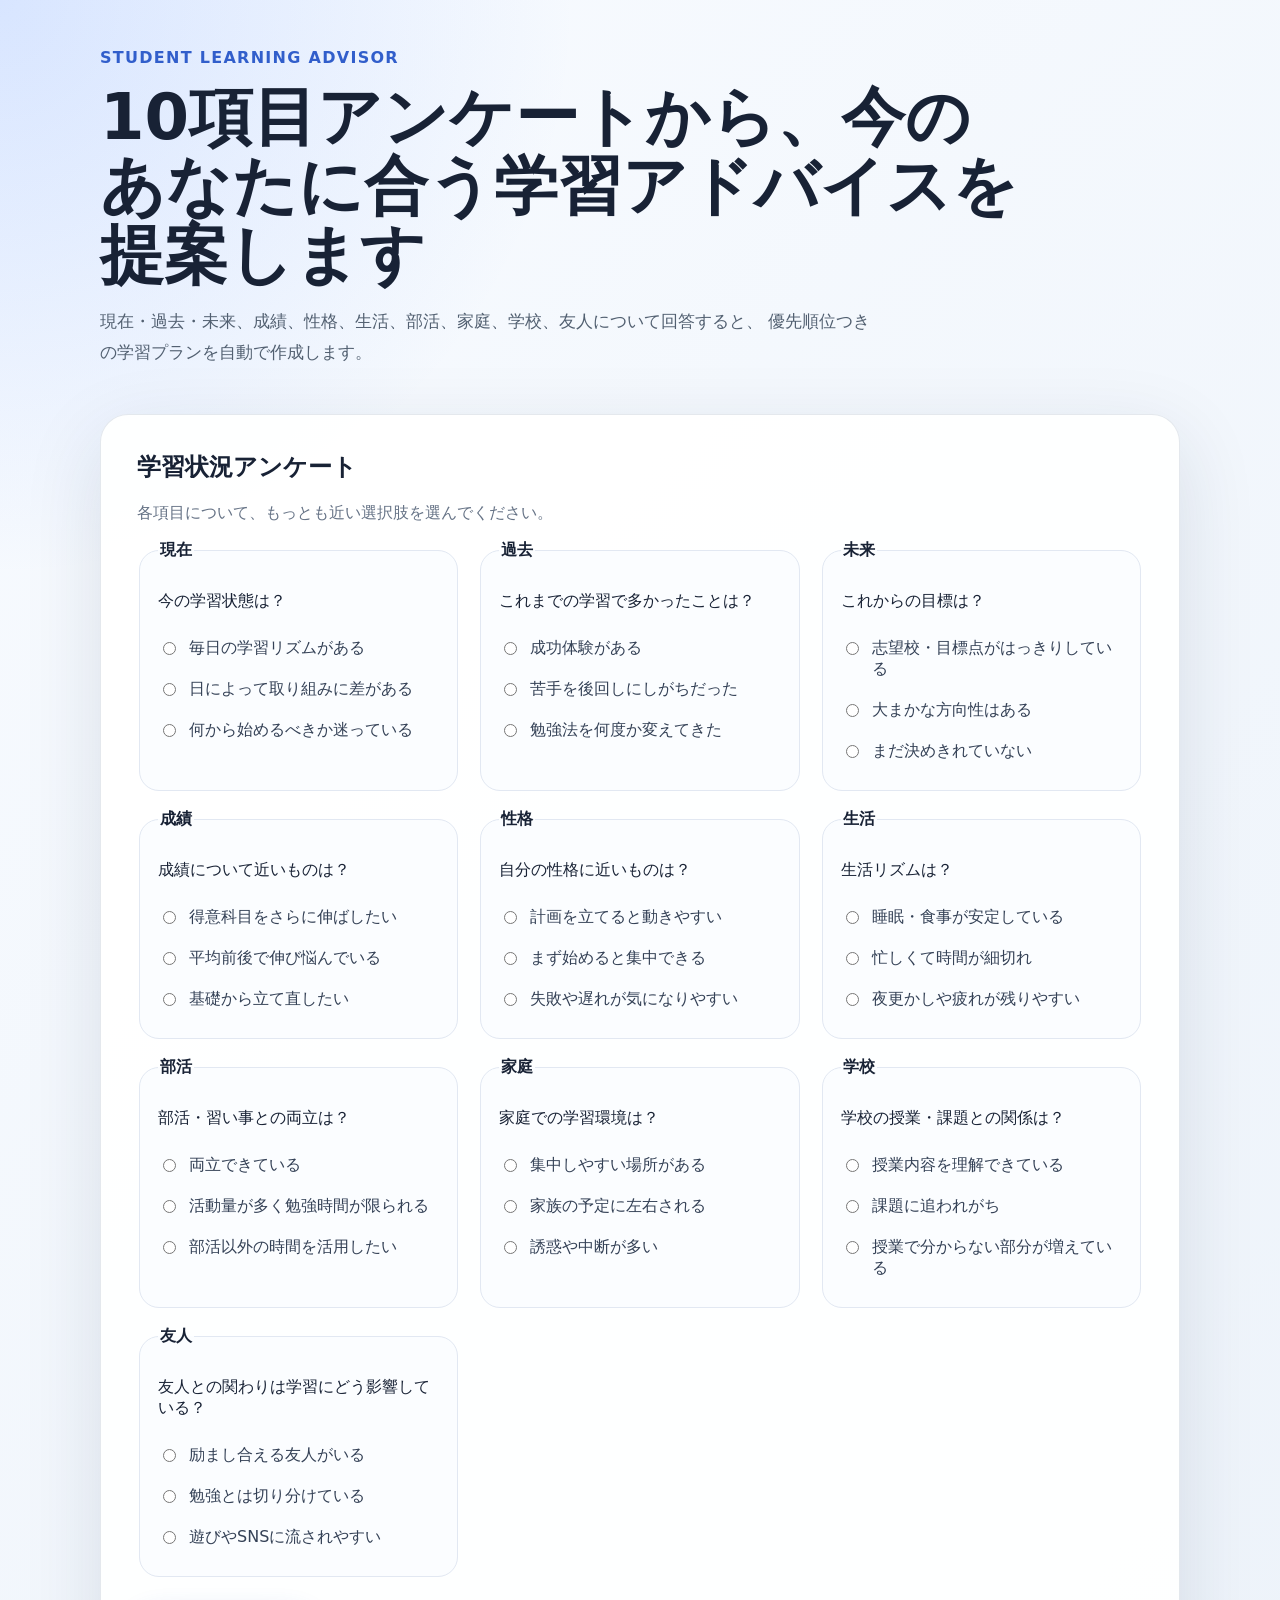
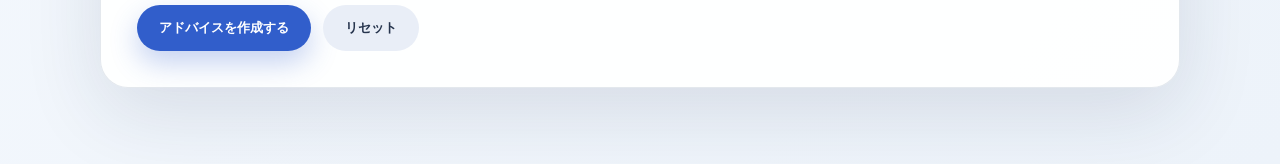
<file: index.html>
<!doctype html>
<html lang="ja">
  <head>
    <meta charset="UTF-8" />
    <meta name="viewport" content="width=device-width, initial-scale=1.0" />
    <title>学習アドバイス診断</title>
    <link rel="stylesheet" href="styles.css" />
  </head>
  <body>
    <main class="app-shell">
      <section class="hero">
        <p class="eyebrow">Student Learning Advisor</p>
        <h1>10項目アンケートから、今のあなたに合う学習アドバイスを提案します</h1>
        <p class="lead">
          現在・過去・未来、成績、性格、生活、部活、家庭、学校、友人について回答すると、
          優先順位つきの学習プランを自動で作成します。
        </p>
      </section>

      <form id="surveyForm" class="card" aria-describedby="formHelp">
        <div class="form-header">
          <h2>学習状況アンケート</h2>
          <p id="formHelp">各項目について、もっとも近い選択肢を選んでください。</p>
        </div>

        <div id="questionList" class="question-list"></div>

        <div class="actions">
          <button type="submit">アドバイスを作成する</button>
          <button type="button" class="secondary" id="resetButton">リセット</button>
        </div>
      </form>

      <section id="result" class="card result" aria-live="polite" hidden>
        <div class="result-header">
          <p class="eyebrow">Personal Advice</p>
          <h2>あなたへの学習アドバイス</h2>
          <p id="resultSummary"></p>
        </div>
        <div id="adviceList" class="advice-list"></div>
        <div class="plan-box">
          <h3>今日から7日間の行動プラン</h3>
          <ol id="weeklyPlan"></ol>
        </div>
      </section>
    </main>

    <script src="app.js"></script>
  </body>
</html>
</file>
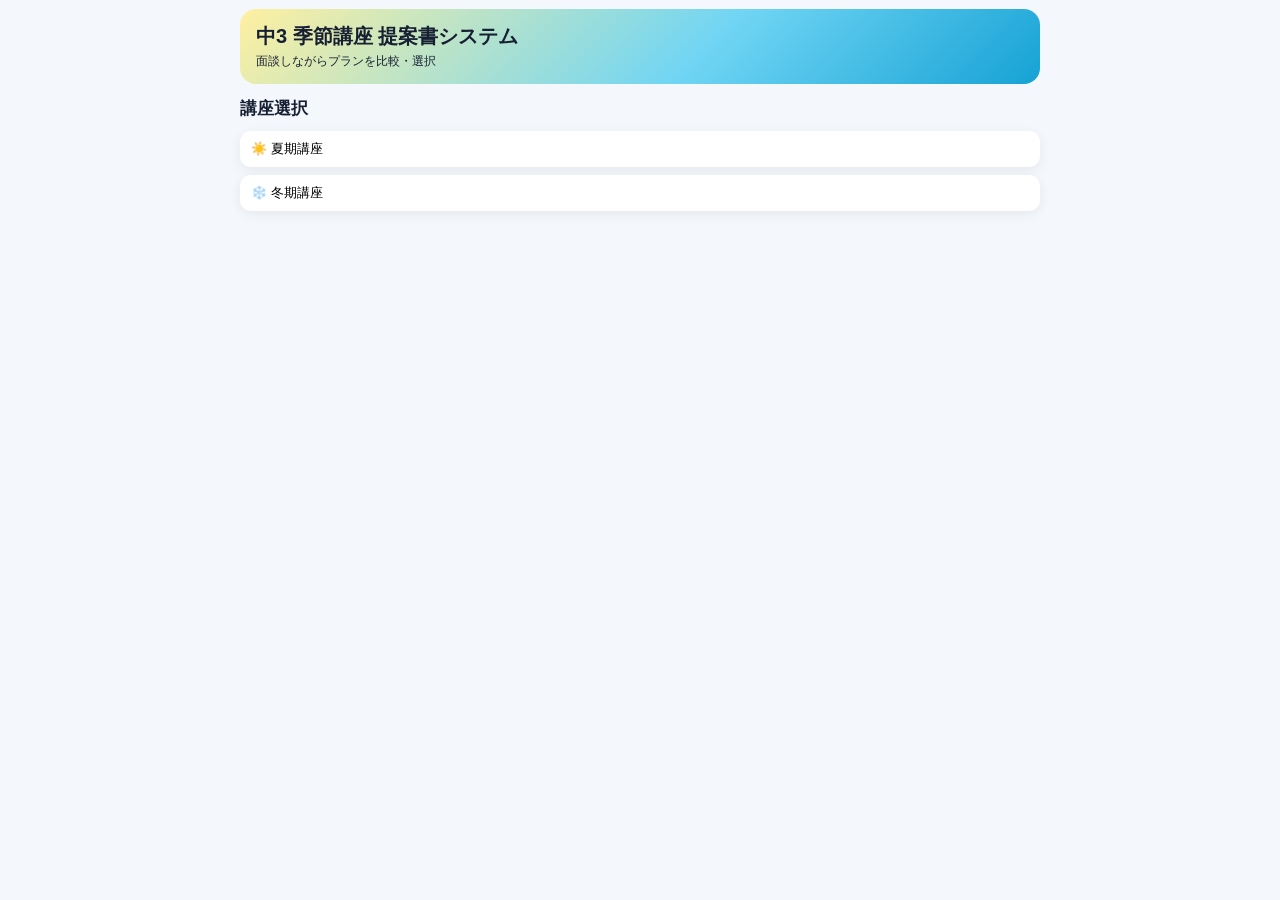
<file: seasonal-course-preview/index.html>
<!doctype html><html lang="ja"><head><meta charset="utf-8"><meta name="viewport" content="width=device-width,initial-scale=1"><title>季節講座 提案書システム v11</title><style>*{box-sizing:border-box}body{margin:0;font-family:-apple-system,BlinkMacSystemFont,"Noto Sans JP",sans-serif;background:#f4f7fb;color:#172033;font-size:13px}main{max-width:820px;margin:auto;padding:9px 10px 82px}.hero{padding:14px 16px;border-radius:16px;margin-bottom:10px;background:linear-gradient(135deg,#fff0a0,#70d5f4 58%,#16a2d5)}.winter{background:linear-gradient(135deg,#eef9ff,#c6dcf4 55%,#7899c8)}.hero h1{font-size:20px;margin:0 0 3px}.hero h2{font-size:19px;margin:0 0 3px}.hero p{font-size:12px;margin:0}h2{font-size:17px;margin:13px 0 7px}.choice,.card,.action{width:100%;border:0;border-radius:11px;background:#fff;box-shadow:0 3px 12px #0001;padding:9px 11px;margin:4px 0;text-align:left;font-size:13px}.action{text-align:center;background:#1f5fd1;color:#fff;font-weight:800}.secondary{color:#1f5fd1;border:1px solid #b8c8eb}.selected{outline:2px solid #2466d5;background:#eef5ff}.subject{margin-top:12px}.subject h3{font-size:15px;margin:0 0 4px;border-left:4px solid #3c73d8;padding-left:6px}.title{font-size:14px;font-weight:800}.badges{display:flex;gap:4px;flex-wrap:wrap;margin:4px 0}.badge{padding:3px 6px;border-radius:999px;background:#edf2fb;font-size:10px;font-weight:700}.reco{background:#fff2cf}.breakdown{font-size:11.5px;line-height:1.45;margin-top:4px}.desc{font-size:12px;line-height:1.45;margin:5px 0}.price{font-size:15px;font-weight:850;margin-top:4px}.stats{display:grid;grid-template-columns:repeat(3,1fr);gap:5px;margin:8px 0}.stat{background:#fff;border-radius:10px;padding:6px 4px;text-align:center}.stat small{font-size:10px;color:#667085}.stat b{display:block;font-size:14px}.hide{display:none}.note{font-size:10.5px;color:#697386;line-height:1.45}.special{background:#fff8df;border:1px solid #f1df9f;border-radius:10px;padding:9px;font-size:11px;white-space:pre-line}.sticky{position:fixed;left:0;right:0;bottom:0;background:#fffffff2;border-top:1px solid #dce3ee;padding:5px 8px calc(5px + env(safe-area-inset-bottom));z-index:10}.sticky-inner{max-width:820px;margin:auto;display:grid;grid-template-columns:1fr auto;gap:6px;align-items:center}.sticky-summary{font-size:10px}.sticky-price{font-size:15px;font-weight:900;color:#174dba}.checklist{list-style:none;padding:0}.checklist li{padding:5px 0;border-bottom:1px solid #e5e9f0;font-size:12px}.toolbar{display:flex;gap:5px;flex-wrap:wrap}.toolbar button{flex:1;min-width:110px}@media print{.no-print,.sticky{display:none!important}body{background:#fff}.card{box-shadow:none;border:1px solid #ddd}}</style></head><body><main><div id="hero" class="hero"><h1>中3 季節講座 提案書システム</h1><p>面談しながらプランを比較・選択</p></div><section id="s1"><h2>講座選択</h2><button class="choice" onclick="season('夏期')">☀️ 夏期講座</button><button class="choice" onclick="season('冬期')">❄️ 冬期講座</button></section><section id="s2" class="hide"><h2>冬期｜受験区分</h2><button class="choice" onclick="exam('推薦入試用')">🎓 推薦入試用</button><button class="choice" onclick="exam('一般受験用')">📝 一般受験用</button></section><section id="s3" class="hide"><h2 id="heading"></h2><p class="note">同一教科は1プランのみ。別プランをタップすると自動で切り替わります。</p><div id="plans"></div><div class="stats"><div class="stat"><small>総回数</small><b id="rc">0回</b></div><div class="stat"><small>総時間</small><b id="hr">0時間</b></div><div class="stat"><small>料金合計</small><b id="pr">0円</b></div></div><button class="action" onclick="proposal()">提案書を確認</button></section><section id="s4" class="hide"><div id="phero" class="hero"><h2 id="pt"></h2></div><div class="toolbar no-print"><button class="action" onclick="window.print()">🖨️ 印刷</button><button class="choice secondary" onclick="handover()">📋 引継ぎシート</button></div><div class="stats"><div class="stat"><small>総回数</small><b id="pc"></b></div><div class="stat"><small>総時間</small><b id="pht"></b></div><div class="stat"><small>料金合計</small><b id="pp"></b></div></div><div id="plist"></div><h2>特記事項</h2><div id="notes" class="special"></div></section><section id="s5" class="hide"><div id="hhero" class="hero"><h2>引継ぎシート</h2></div><button class="action no-print" onclick="window.print()">🖨️ 印刷</button><div id="hlist"></div></section></main><div id="sticky" class="sticky hide no-print"><div class="sticky-inner"><div id="st" class="sticky-summary">未選択</div><div id="sp" class="sticky-price">0円</div></div></div><script>const U={映像授業:1320,個別指導:2640,AI学トレ:880,自立学習:1650},O=['英語','数学','理科','社会','国語'];const D=[['英語','補強','偏差値40前後',{映像授業:10,個別指導:10,自立学習:16},'基礎・弱点を補強し、2学期の得点力向上を目指します。',['フォレスタステップ','スピードチェック'],'私立推薦希望生徒推奨'],['英語','強化','偏差値50前後',{映像授業:10,個別指導:10,AI学トレ:20},'標準〜入試レベルの実力を強化します。',['夏期講座テキスト','テーマ別入試対策ⅠⅡ'],''],['数学','補強','偏差値40前後',{個別指導:10,AI学トレ:10,自立学習:10},'基本事項と弱点単元を重点的に補強します。',['パーソナル中3'],'私立推薦希望生徒推奨'],['数学','強化','偏差値50前後',{映像授業:10,個別指導:20},'標準〜入試問題まで段階的に演習します。',['夏期講座テキスト','テーマ別入試対策ⅠⅡ'],''],['理科','補強','偏差値40前後',{映像授業:12,AI学トレ:12,自立学習:12},'中1・中2範囲を中心に基礎を復習します。',['中1理科 年間用','中2理科 年間用'],''],['社会','強化','偏差値50前後',{映像授業:30,自立学習:10},'地理・歴史を中心に入試対策を進めます。',['社会年間用教材'],''],['国語','強化','偏差値50前後',{映像授業:10,AI学トレ:20,自立学習:10},'読解と知識を組み合わせて入試力を高めます。',['スピードチェック','テーマ別入試対策ⅠⅡ'],'']];let S='',E='',Q={};const y=n=>n.toLocaleString()+'円',r=c=>Object.values(c).reduce((a,b)=>a+b,0),c=x=>Object.entries(x).reduce((a,[k,v])=>a+(U[k]||0)*v,0);function season(x){S=x;s1.classList.add('hide');hero.className='hero '+(x==='冬期'?'winter':'');if(x==='冬期')s2.classList.remove('hide');else{E='一般受験用';show()}}function exam(x){E=x;s2.classList.add('hide');show()}function show(){s3.classList.remove('hide');sticky.classList.remove('hide');heading.textContent=S+'講座 '+(S==='冬期'?E:'')+' プラン選択';draw()}function draw(){let z='';O.forEach(sub=>{let rows=D.map((x,i)=>({x,i})).filter(o=>o.x[0]===sub);if(!rows.length)return;z+=`<div class=subject><h3>${sub}</h3>`;rows.forEach(({x,i})=>z+=`<button class="card ${Q[sub]===i?'selected':''}" onclick="tog(${i})"><div class=title>${Q[sub]===i?'✓ ':''}${x[1]}</div><div class=badges><span class=badge>${x[2]}</span>${x[6]?`<span class="badge reco">${x[6]}</span>`:''}</div><div class=breakdown>${Object.entries(x[3]).map(([k,v])=>k+' '+v+'回').join(' ／ ')}</div><p class=desc>${x[4]}</p><div class=price>${y(c(x[3]))}</div></button>`);z+='</div>'});plans.innerHTML=z;sum()}function tog(i){let sub=D[i][0];Q[sub]===i?delete Q[sub]:Q[sub]=i;draw()}function chosen(){return Object.values(Q).map(i=>D[i])}function sum(){let a=chosen(),n=a.reduce((s,x)=>s+r(x[3]),0),p=a.reduce((s,x)=>s+c(x[3]),0);rc.textContent=n+'回';hr.textContent=n+'時間';pr.textContent=y(p);st.textContent=a.length?a.map(x=>x[0]+'：'+x[1]).join(' ／ ')+'｜'+n+'回':'未選択';sp.textContent=y(p)}function proposal(){let a=chosen(),n=a.reduce((s,x)=>s+r(x[3]),0),p=a.reduce((s,x)=>s+c(x[3]),0);s3.classList.add('hide');s4.classList.remove('hide');sticky.classList.add('hide');phero.className='hero '+(S==='冬期'?'winter':'');pt.textContent=S+'講座 '+(S==='冬期'?E+' ':'')+'ご提案書';pc.textContent=n+'回';pht.textContent=n+'時間';pp.textContent=y(p);plist.innerHTML=a.map(x=>`<div class=card><b>${x[0]}｜${x[1]}</b><div class=badges><span class=badge>${x[2]}</span></div><p class=desc>${x[4]}</p><div class=breakdown>${Object.entries(x[3]).map(([k,v])=>k+' '+v+'回 × '+y(U[k])).join('<br>')}</div><div class=price>${y(c(x[3]))}</div></div>`).join('');notes.textContent='教材費は別途になる場合があります。\n受講費は講座期間終了後、毎月の授業料と同時に請求します。\n条件により映像授業・AI学トレに正規料金が適用される場合があります。'}function handover(){s4.classList.add('hide');s5.classList.remove('hide');hhero.className='hero '+(S==='冬期'?'winter':'');hlist.innerHTML=chosen().map(x=>`<div class=card><b>${x[0]}｜${x[1]}</b><p class=desc>${x[4]}</p><b>教材発注・確認</b><ul class=checklist>${x[5].map(m=>'<li>□ '+m+'</li>').join('')}</ul></div>`).join('')}</script></body></html>
</file>
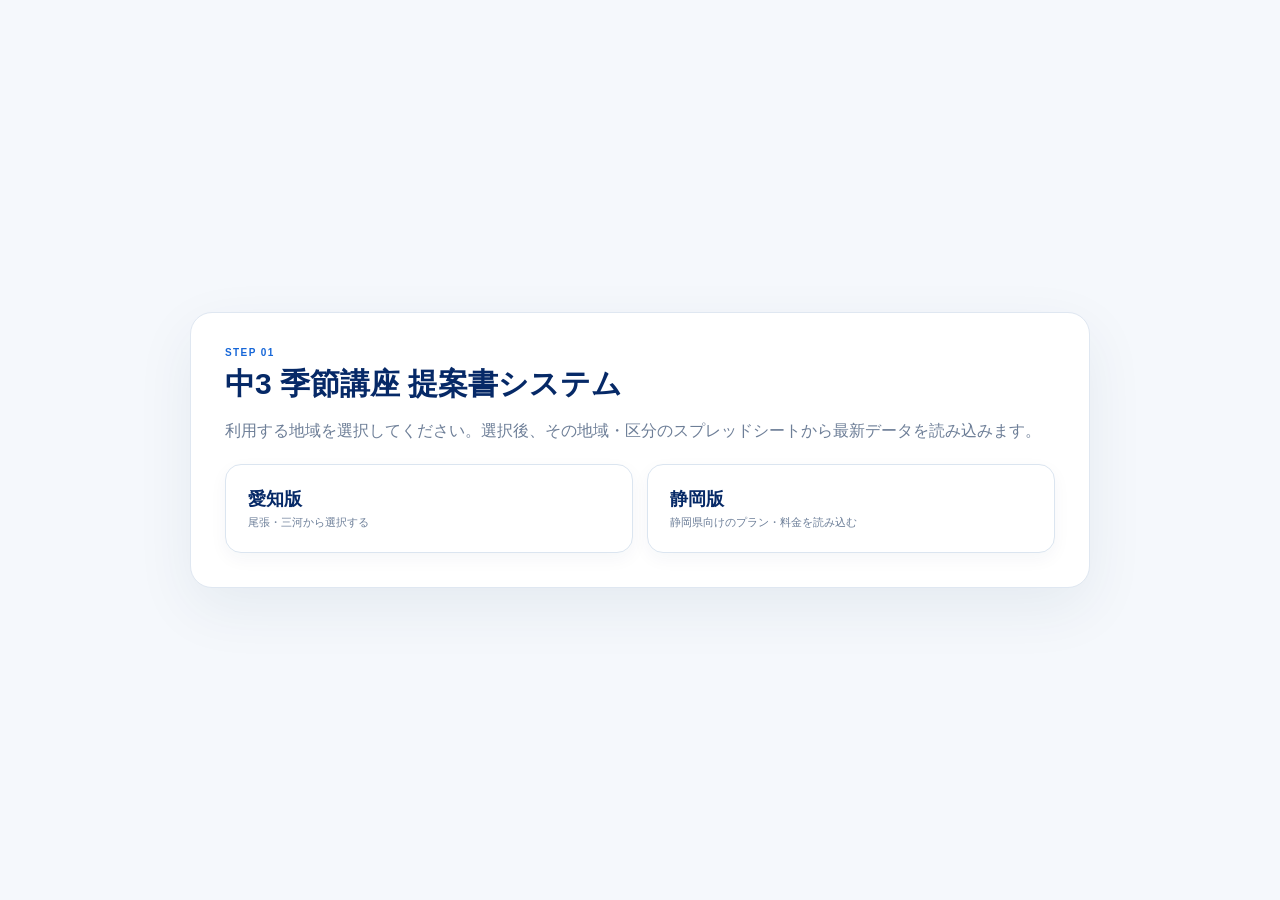
<file: seasonal-live/index.html>
<!doctype html>
<html lang="ja">
  <head>
    <meta charset="utf-8" />
    <meta name="viewport" content="width=device-width,initial-scale=1" />
    <title>中3 季節講座 提案書システム</title>
    <style>
      * {
        box-sizing: border-box;
      }
      html,
      body {
        margin: 0;
        background: #f5f8fc;
        color: #062967;
        font-family:
          -apple-system, BlinkMacSystemFont, "Segoe UI", "Hiragino Sans",
          "Noto Sans JP", sans-serif;
      }
      button {
        font: inherit;
        color: inherit;
      }
      [hidden] {
        display: none !important;
      }
      .start {
        min-height: 100vh;
        display: grid;
        place-items: center;
        padding: 24px;
      }
      .startbox {
        width: min(900px, 100%);
        background: #fff;
        border: 1px solid #dfe7f1;
        border-radius: 22px;
        padding: 34px;
        box-shadow: 0 20px 60px #12345a12;
      }
      .ey {
        font-size: 10px;
        font-weight: 900;
        letter-spacing: 0.14em;
        color: #1767d8;
      }
      .start h1 {
        font-size: 30px;
        margin: 6px 0 8px;
      }
      .start p {
        color: #6d7e97;
      }
      .loadPanel,
      .loadError {
        margin-top: 22px;
        border-radius: 14px;
        padding: 20px;
      }
      .loadPanel {
        display: flex;
        align-items: center;
        gap: 13px;
        background: #f2f7ff;
        border: 1px solid #d8e7fb;
        color: #174b8f;
        font-size: 13px;
        font-weight: 800;
      }
      .loader {
        width: 22px;
        height: 22px;
        flex: 0 0 22px;
        border: 3px solid #c9dcf5;
        border-top-color: #1767d8;
        border-radius: 50%;
        animation: spin 0.8s linear infinite;
      }
      @keyframes spin {
        to { transform: rotate(360deg); }
      }
      .loadError {
        background: #fff6f5;
        border: 1px solid #efc8c4;
        color: #70241e;
      }
      .loadError h2 {
        margin: 0 0 8px;
        font-size: 18px;
      }
      .loadError p {
        margin: 5px 0;
        color: #70241e;
        line-height: 1.65;
      }
      .loadError details {
        margin-top: 12px;
        font-size: 11px;
        color: #76514d;
      }
      .retryButton {
        margin-top: 16px;
        border: 0;
        border-radius: 8px;
        padding: 11px 18px;
        background: #b33a30;
        color: #fff;
        font-weight: 900;
        cursor: pointer;
      }
      .retryButton:disabled {
        opacity: 0.55;
        cursor: wait;
      }
      .startopts {
        display: grid;
        grid-template-columns: 1fr 1fr;
        gap: 14px;
        margin-top: 22px;
      }
      .startbtn {
        border: 1px solid #dbe5f0;
        background: #fff;
        border-radius: 16px;
        padding: 22px;
        text-align: left;
        cursor: pointer;
        box-shadow: 0 6px 18px #12345a0b;
      }
      .startbtn b {
        font-size: 18px;
      }
      .startbtn span {
        display: block;
        font-size: 11px;
        color: #6d7f99;
        margin-top: 4px;
      }
      .regionBadge {
        display: inline-flex;
        align-items: center;
        gap: 6px;
        margin-top: 10px;
        padding: 6px 11px;
        border-radius: 999px;
        background: #eef5ff;
        color: #135dbd;
        font-size: 12px;
        font-weight: 900;
      }
      .regionBack {
        margin-top: 18px;
        border: 0;
        background: transparent;
        color: #1767d8;
        font-size: 12px;
        font-weight: 800;
        cursor: pointer;
        padding: 4px 0;
      }
      .app {
        width: 1536px;
        min-height: 1024px;
        margin: 0 auto;
        display: grid;
        grid-template-columns: 359px 1177px;
        background: #fff;
      }
      .side {
        height: 1024px;
        padding: 22px 20px 14px;
        background: linear-gradient(180deg, #fbfdff, #f8fbff);
        border-right: 1px solid #e6ebf2;
        overflow: auto;
      }
      .brand {
        font-size: 20px;
        font-weight: 900;
        margin: 0 0 5px 2px;
      }
      .brandsub {
        font-size: 10px;
        color: #50678a;
        margin: 0 0 20px 2px;
      }
      .back {
        background: #fff;
        border: 1px solid #dfe6ef;
        border-radius: 20px;
        padding: 7px 14px;
        font-size: 11px;
        font-weight: 800;
        box-shadow: 0 4px 12px #12345a0b;
        cursor: pointer;
      }
      .section {
        margin-top: 18px;
      }
      .sectitle {
        font-size: 12px;
        font-weight: 900;
        margin-bottom: 8px;
      }
      .choice {
        width: 100%;
        height: 76px;
        background: #fff;
        border: 1px solid #e0e7ef;
        border-radius: 10px;
        display: flex;
        align-items: center;
        gap: 12px;
        padding: 8px 13px;
        margin: 7px 0;
        text-align: left;
        box-shadow: 0 4px 14px #12345a0b;
        cursor: pointer;
      }
      .choice.active.season {
        border-color: #e7a71f;
        background: #fffdf6;
      }
      .choice.active.exam {
        border-color: #2b78e6;
        background: #f6faff;
      }
      .circleIcon {
        width: 54px;
        height: 54px;
        flex: 0 0 54px;
        border-radius: 50%;
        display: grid;
        place-items: center;
        font-size: 29px;
        background: #edf4ff;
      }
      .sunIcon {
        background: #fff7db;
        color: #f5ad15;
      }
      .snowIcon {
        background: #edf4ff;
        color: #1466d9;
      }
      .recIcon {
        background: #edf4ff;
        color: #1466d9;
        font-size: 25px;
      }
      .genIcon {
        background: #eaf9f4;
        color: #15aa78;
        font-size: 25px;
      }
      .choice b {
        font-size: 15px;
        display: block;
      }
      .choice span {
        font-size: 10px;
        color: #536a8d;
        display: block;
        margin-top: 3px;
      }
      .planGroup {
        margin-top: 7px;
      }
      .planHead {
        height: 30px;
        border-bottom: 1px solid #e7edf4;
        display: flex;
        align-items: center;
        justify-content: space-between;
        font-size: 11px;
        font-weight: 900;
        cursor: pointer;
        padding: 0 6px;
      }
      .planHead em {
        font-style: normal;
        font-size: 16px;
        font-weight: 400;
      }
      .planOpts {
        border-radius: 8px;
        overflow: hidden;
        box-shadow: 0 3px 12px #12345a08;
      }
      .planGroup.closed .planOpts {
        display: none;
      }
      .plan {
        width: 100%;
        height: 53px;
        background: #fff;
        border: 1px solid #e1e8f0;
        border-top: 0;
        position: relative;
        padding: 7px 8px 6px 50px;
        text-align: left;
        cursor: pointer;
      }
      .plan:first-child {
        border-top: 1px solid #e1e8f0;
      }
      .plan.on {
        background: #f3f8ff;
        border-color: #79abf4;
      }
      .radio {
        position: absolute;
        left: 14px;
        top: 14px;
        width: 20px;
        height: 20px;
        border: 1.5px solid #cbd7e5;
        border-radius: 50%;
        background: #fff;
      }
      .plan.on .radio {
        border-color: #1265d9;
        background: #1265d9;
      }
      .plan.on .radio:after {
        content: "✓";
        height: 100%;
        display: grid;
        place-items: center;
        color: #fff;
        font-size: 12px;
      }
      .pname {
        font-size: 10.5px;
        font-weight: 900;
      }
      .pmini {
        font-size: 8.5px;
        color: #526b90;
        margin-top: 2px;
      }
      .summary {
        margin-top: 13px;
        border: 1px solid #dfe7f1;
        border-radius: 9px;
        padding: 10px;
        background: #fff;
        box-shadow: 0 4px 14px #12345a0b;
      }
      .sumgrid {
        display: grid;
        grid-template-columns: repeat(2, 1fr);
        text-align: center;
        row-gap: 7px;
      }
      .sumgrid > div:first-child {
        grid-column: 1 / -1;
      }
      .sumgrid small {
        font-size: 8px;
        color: #637794;
        display: block;
      }
      .sumgrid b {
        font-size: 11px;
        display: block;
        margin-top: 3px;
      }
      .confirm {
        width: 100%;
        height: 38px;
        border: 0;
        border-radius: 6px;
        background: linear-gradient(180deg, #1167e4, #0753c5);
        color: #fff;
        font-size: 11px;
        font-weight: 900;
        margin-top: 10px;
        cursor: pointer;
      }
      .main {
        height: 1024px;
        overflow: auto;
        background: #fff;
      }
      .hero {
        height: 435px;
        background-size: cover;
        background-position: center;
        position: relative;
        overflow: hidden;
      }
      .hero.summer {
        background-image:
          linear-gradient(rgba(255, 255, 255, 0.02), rgba(255, 255, 255, 0.02)),
          url("https://files.idyllic.app/files/static/4355208");
      }
      .hero.winter {
        background: linear-gradient(180deg, #b9dcf8, #e8f4ff 70%, #fff);
      }
      .summerTitle,
      .winterTitle {
        position: absolute;
        inset: 0;
        display: grid;
        place-items: center;
        text-align: center;
      }
      .summerTitle > div,
      .winterTitle > div {
        transform: translateY(-3px);
      }
      .summerTitle em,
      .winterTitle em {
        font:
          italic 28px Georgia,
          serif;
        color: #dfa400;
        letter-spacing: 0.02em;
      }
      .summerTitle h2,
      .winterTitle h2 {
        font-family: "Yu Mincho", "Hiragino Mincho ProN", serif;
        font-size: 52px;
        letter-spacing: 0.08em;
        margin: 4px 0;
        color: #071e5a;
        text-shadow: 0 1px 1px #fff;
      }
      .summerTitle .line,
      .winterTitle .line {
        height: 1px;
        background: #dca719;
        width: 500px;
        margin: 12px auto;
        position: relative;
      }
      .summerTitle .line:after,
      .winterTitle .line:after {
        content: "◆";
        position: absolute;
        left: 50%;
        top: -8px;
        transform: translateX(-50%);
        background: transparent;
        color: #dca719;
        font-size: 12px;
      }
      .summerTitle p,
      .winterTitle p {
        font-family: "Yu Mincho", "Hiragino Mincho ProN", serif;
        font-weight: 700;
        font-size: 16px;
        line-height: 1.75;
        margin: 0;
      }
      .hero.winter .summerTitle {
        display: none;
      }
      .hero.summer .winterTitle {
        display: none;
      }
      .body {
        padding: 0 38px 28px;
      }
      .actions {
        display: grid;
        grid-template-columns: 1fr 1fr;
        gap: 55px;
        height: 77px;
        padding: 12px 13px 12px;
      }
      .action {
        height: 53px;
        border-radius: 8px;
        font-size: 14px;
        font-weight: 900;
        cursor: pointer;
      }
      .action.print {
        background: linear-gradient(180deg, #0a52c7, #083a9f);
        border: 0;
        color: #fff;
      }
      .action.hand {
        background: #fff;
        border: 1px solid #cbd8e8;
        color: #0b397d;
      }
      .metrics {
        display: grid;
        grid-template-columns: repeat(3, 1fr);
        height: 144px;
        border: 1px solid #e1e8f0;
        border-radius: 10px;
        overflow: hidden;
        box-shadow: 0 4px 14px #12345a0b;
        margin-bottom: 23px;
      }
      .metric {
        display: flex;
        align-items: center;
        justify-content: center;
        flex-direction: column;
        border-right: 1px solid #e1e8f0;
        background: #fff;
      }
      .metric:last-child {
        border: 0;
      }
      .mlabel {
        font-size: 13px;
        font-weight: 900;
      }
      .mlabel::before {
        content: "▣";
        color: #0b64dc;
        margin-right: 10px;
      }
      .metric:nth-child(2) .mlabel::before {
        content: "◷";
      }
      .metric.gold .mlabel::before {
        content: "¥";
        display: inline-grid;
        place-items: center;
        width: 24px;
        height: 24px;
        border-radius: 50%;
        background: #e5ac26;
        color: #fff;
      }
      .mvalue {
        font-size: 32px;
        font-weight: 900;
        margin-top: 9px;
        color: #082b69;
      }
      .metric.gold .mvalue {
        color: #a57512;
      }
      .courses {
        display: grid;
        grid-template-columns: 1fr 1fr;
        gap: 20px;
      }
      .course {
        height: 297px;
        border: 1px solid #dfe7f1;
        border-radius: 11px;
        box-shadow: 0 4px 14px #12345a0b;
        background: #fff;
        position: relative;
        padding: 28px 26px 20px 133px;
        overflow: hidden;
      }
      .course:after {
        content: "";
        position: absolute;
        left: 0;
        top: 0;
        bottom: 0;
        width: 5px;
        background: #196fe5;
      }
      .course:nth-child(2):after {
        background: #1dbd94;
      }
      .course:before {
        position: absolute;
        left: 28px;
        top: 30px;
        width: 88px;
        height: 88px;
        border-radius: 50%;
        display: grid;
        place-items: center;
        font-size: 40px;
        background: #eaf3ff;
        color: #1768dd;
        content: "▱";
      }
      .course:nth-child(2):before {
        content: "▦";
        background: #e8f8f2;
        color: #13a775;
      }
      .course:nth-child(3):before {
        content: "✎";
        background: #fff0ef;
        color: #ef6f6a;
      }
      .course:nth-child(4):before {
        content: "⚗";
        background: #f2edff;
        color: #8253dc;
      }
      .chead {
        display: flex;
        align-items: flex-start;
        justify-content: space-between;
        gap: 8px;
      }
      .ctitle {
        font-size: 18px;
        font-weight: 900;
        white-space: nowrap;
      }
      .level {
        font-size: 9px;
        background: #edf3fa;
        color: #4f6685;
        border-radius: 99px;
        padding: 4px 7px;
        white-space: nowrap;
      }
      .cdesc {
        font-size: 11px;
        font-weight: 700;
        margin: 14px 0 14px;
        line-height: 1.8;
        white-space: pre-wrap;
        overflow-wrap: anywhere;
      }
      .courseDetails {
        margin: 14px 0;
        border: 1px solid #dce7f3;
        border-radius: 9px;
        background: #f8fbff;
      }
      .courseDetails summary {
        display: grid;
        grid-template-columns: auto minmax(0, 1fr) auto;
        align-items: start;
        gap: 9px;
        padding: 10px 12px;
        cursor: pointer;
        list-style: none;
        color: #173d73;
        font-size: 10px;
        font-weight: 800;
      }
      .courseDetails summary::-webkit-details-marker { display: none; }
      .courseDetails summary > span:first-child {
        color: #075ed7;
        white-space: nowrap;
      }
      .summaryPreview {
        display: -webkit-box;
        overflow: hidden;
        -webkit-box-orient: vertical;
        -webkit-line-clamp: 3;
        line-height: 1.65;
      }
      .courseDetails summary b {
        color: #075ed7;
        white-space: nowrap;
      }
      .courseDetails summary b::after { content: "＋"; margin-left: 4px; }
      .courseDetails[open] summary b::after { content: "－"; }
      .detailBody {
        padding: 0 12px 12px;
        border-top: 1px dashed #cfdeed;
        color: #263f62;
        font-size: 11px;
        font-weight: 700;
        line-height: 1.85;
        white-space: pre-wrap;
        overflow-wrap: anywhere;
      }
      .break {
        font-size: 11px;
        line-height: 2.05;
        color: #23497f;
      }
      .price {
        font-size: 25px;
        font-weight: 900;
        color: #075ed7;
        text-align: right;
        margin-top: 12px;
      }
      .empty {
        grid-column: 1/-1;
        border: 1px dashed #ccd8e6;
        border-radius: 10px;
        padding: 40px;
        text-align: center;
        color: #76869d;
      }
      .note {
        font-size: 9px;
        color: #5b6f8c;
        margin-top: 10px;
      }
      .handoverView {
        display: none;
        padding: 35px;
      }
      .handoverView.on {
        display: block;
      }
      .proposalView.off {
        display: none;
      }
      .hcards {
        display: grid;
        grid-template-columns: 1fr 1fr;
        gap: 12px;
      }
      .hcard {
        border: 1px solid #dfe7f1;
        border-radius: 10px;
        padding: 14px;
      }
      .check {
        padding: 6px 0;
        border-bottom: 1px solid #edf1f5;
        font-size: 10px;
      }
      @media (max-width: 1535px) {
        .app {
          width: 100%;
          grid-template-columns: 330px minmax(0, 1fr);
        }
        .main {
          height: auto;
        }
        .hero {
          height: 360px;
        }
        .body {
          padding: 0 20px 25px;
        }
        .courses {
          grid-template-columns: 1fr 1fr;
        }
        .course {
          padding-left: 110px;
        }
      }
      @media (max-width: 900px) {
        .startopts {
          grid-template-columns: 1fr;
        }
        .app {
          display: block !important;
          width: 100%;
          min-height: auto;
        }
        .side {
          height: auto;
        }
        .main {
          height: auto;
        }
        .hero {
          height: 230px;
        }
        .summerTitle h2,
        .winterTitle h2 {
          font-size: 27px;
        }
        .summerTitle em,
        .winterTitle em {
          font-size: 17px;
        }
        .summerTitle .line,
        .winterTitle .line {
          width: 260px;
        }
        .summerTitle p,
        .winterTitle p {
          font-size: 11px;
        }
        .metrics {
          height: 110px;
        }
        .mvalue {
          font-size: 23px;
        }
        .courses {
          grid-template-columns: 1fr;
        }
        .course {
          height: auto;
          min-height: 220px;
        }
        .actions {
          gap: 10px;
        }
      }
      @page {
        size: A4 portrait;
      }
      @media print {
        html,
        body {
          width: 100% !important;
          max-width: 100% !important;
          overflow: visible !important;
        }
        .side,
        .actions {
          display: none !important;
        }
        .app {
          display: block !important;
          width: 100% !important;
          max-width: 100% !important;
          min-height: 0 !important;
          margin: 0 !important;
        }
        .main,
        .proposalView,
        .handoverView {
          width: 100% !important;
          max-width: 100% !important;
          height: auto !important;
          overflow: visible !important;
        }
        .hero,
        .body,
        .courses,
        .course,
        .metrics,
        .proposalMessage,
        .specialNotes,
        .hcards,
        .hcard {
          max-width: 100% !important;
        }
      }
      /* 2026-08-27 requested refinements */
      .hero {
        isolation: isolate;
      }
      .heroMedia {
        position: absolute;
        inset: 0;
        width: 100%;
        height: 100%;
        object-fit: cover;
        z-index: 0;
      }
      .hero::after {
        content: "";
        position: absolute;
        inset: 0;
        z-index: 1;
        background: linear-gradient(
          90deg,
          rgba(255, 255, 255, 0.16),
          rgba(255, 255, 255, 0.04) 28%,
          rgba(255, 255, 255, 0.04) 72%,
          rgba(255, 255, 255, 0.16)
        );
      }
      .summerTitle,
      .winterTitle {
        z-index: 2;
      }
      .summerTitle > div,
      .winterTitle > div {
        background: rgba(255, 255, 255, 0.72);
        backdrop-filter: blur(2px);
        -webkit-backdrop-filter: blur(2px);
        padding: 15px 34px 17px;
        border-radius: 8px;
        box-shadow: 0 4px 22px rgba(0, 32, 82, 0.08);
      }
      .hero.summer,
      .hero.winter {
        background: none !important;
      }
      .choice.disabled {
        opacity: 0.48;
        filter: grayscale(0.65);
        cursor: not-allowed;
        background: #f5f6f8 !important;
        border-color: #e1e5ea !important;
      }
      .choice.disabled::after {
        content: "選択不可";
        margin-left: auto;
        font-size: 9px;
        font-weight: 900;
        color: #7d8794;
        background: #e9edf2;
        border-radius: 99px;
        padding: 4px 7px;
      }
      .course {
        padding-left: 112px;
      }
      .course:before {
        left: 27px;
        top: 28px;
        width: 64px;
        height: 64px;
        font-size: 29px;
      }
      .tax {
        font-size: 0.58em;
        font-weight: 800;
        margin-left: 5px;
        color: inherit;
      }
      .handoverTop {
        display: flex;
        justify-content: space-between;
        align-items: center;
        gap: 12px;
        margin-bottom: 18px;
      }
      .handoverActions {
        display: flex;
        gap: 10px;
      }
      .hprint {
        border: 0;
        border-radius: 7px;
        background: #0b56c8;
        color: #fff;
        padding: 9px 16px;
        font-weight: 900;
        cursor: pointer;
      }
      @media (max-width: 1535px) {
        .course {
          padding-left: 94px;
        }
        .course:before {
          left: 22px;
          width: 56px;
          height: 56px;
          font-size: 25px;
        }
      }
      @media print {
        html,
        body {
          background: #fff !important;
        }
        .heroMedia {
          display: block !important;
          visibility: visible !important;
          print-color-adjust: exact !important;
          -webkit-print-color-adjust: exact !important;
        }
        .hero::after {
          print-color-adjust: exact !important;
          -webkit-print-color-adjust: exact !important;
        }
        .summerTitle > div,
        .winterTitle > div {
          background: rgba(255, 255, 255, 0.78) !important;
          box-shadow: none !important;
          print-color-adjust: exact !important;
          -webkit-print-color-adjust: exact !important;
        }
        .handoverTop .back {
          display: none !important;
        }
        .handoverActions {
          display: none !important;
        }
      }
    </style>
    <style>
      .hero.summer .winterMedia {
        display: none !important;
      }
      .hero.winter .summerMedia {
        display: none !important;
      }
      .studentField {
        margin-top: 18px;
      }
      .studentField label {
        display: block;
        font-size: 12px;
        font-weight: 900;
        margin-bottom: 7px;
      }
      .studentField input {
        width: 100%;
        height: 42px;
        border: 1px solid #cfdbea;
        border-radius: 8px;
        background: #fff;
        padding: 0 12px;
        outline: none;
      }
      .studentName {
        display: flex;
        align-items: center;
        gap: 18px;
        margin: 10px 3px 8px;
        min-height: 53px;
        font-family: "Yu Mincho", "Hiragino Mincho ProN", serif;
      }
      .proposalLogo {
        display: block;
        width: 194px;
        height: auto;
        flex: 0 0 auto;
        margin-right: auto;
      }
      .studentNameEntry {
        display: flex;
        align-items: baseline;
        justify-content: flex-end;
        gap: 8px;
        white-space: nowrap;
      }
      .studentName strong {
        min-width: 190px;
        border-bottom: 1px solid #7e94b3;
        padding: 2px 8px 4px;
        text-align: center;
        font-size: 21px;
      }
      @media (max-width: 600px) {
        .proposalLogo {
          width: 145px;
        }
        .studentName {
          gap: 10px;
        }
        .studentName strong {
          min-width: 110px;
          font-size: 17px;
        }
      }
      .breakdown {
        margin-top: 7px;
        font-size: 11px;
        font-weight: 800;
        color: #466080;
        line-height: 1.55;
        text-align: center;
        max-width: 330px;
      }
      .contentTotalsSide {
        font-size: 9px !important;
        line-height: 1.45;
        white-space: normal;
      }
      .contentTotalsMain {
        font-size: 16px;
        line-height: 1.55;
        text-align: center;
        margin-top: 8px;
      }
      .contentTotalsRow {
        display: block;
        white-space: nowrap;
      }
      .contentTotalsSeparator {
        margin: 0 0.2em;
      }
      .specialNotes {
        margin-top: 18px;
        border: 1px solid #eadcad;
        border-radius: 10px;
        background: #fffaf0;
        padding: 13px 16px;
        color: #66552c;
      }
      .specialNotes h3 {
        margin: 0 0 7px;
        font-size: 13px;
        color: #654d16;
      }
      .specialNotes ul {
        margin: 0;
        padding-left: 1.4em;
        font-size: 11px;
        line-height: 1.8;
      }
      .handoverStudent {
        font-size: 14px;
        margin: 0 0 18px;
        padding: 10px 13px;
        background: #f5f8fc;
        border-left: 4px solid #1767d8;
      }
      /* Seasonal proposal design, based on the approved summer/winter references */
      .proposalView {
        --season-accent: #d5a321;
        --season-soft: #edf6ff;
        background: #edf5fb;
        min-height: 100%;
      }
      .proposalView.summer {
        --season-accent: #efa900;
        --season-soft: #fff8dc;
      }
      .proposalView.winter {
        --season-accent: #c7a040;
        --season-soft: #eef6ff;
      }
      .proposalTop {
        height: 82px;
        background: rgba(255, 255, 255, 0.97);
        display: grid;
        grid-template-columns: 150px 1fr 150px;
        align-items: center;
        padding: 0 28px;
        border-bottom: 1px solid #dce6f1;
      }
      .proposalTop h1 {
        margin: 0;
        text-align: center;
        font-family: "Yu Mincho", "Hiragino Mincho ProN", serif;
        font-size: 28px;
        letter-spacing: 0.12em;
      }
      .proposalTop .back,
      .proposalTop .topPrint {
        height: 48px;
        border-radius: 9px;
        font-size: 13px;
        font-weight: 900;
      }
      .proposalTop .topPrint {
        border: 1px solid #1969d8;
        background: #fff;
        color: #082f70;
        cursor: pointer;
      }
      .hero {
        height: 455px;
        border-bottom: 5px solid var(--season-accent);
      }
      .hero::after {
        background: linear-gradient(180deg, rgba(3, 39, 98, 0.02), rgba(255, 255, 255, 0.16));
      }
      .summerTitle > div,
      .winterTitle > div {
        background: rgba(255, 255, 255, 0.58);
        border: 1px solid rgba(255, 255, 255, 0.82);
        padding: 20px 48px 23px;
        box-shadow: 0 14px 38px rgba(4, 40, 91, 0.12);
      }
      .summerTitle h2,
      .winterTitle h2 {
        font-size: 54px;
      }
      .proposalView .body {
        padding: 22px 36px 38px;
        background-color: rgba(244, 250, 255, 0.91);
        background-blend-mode: screen;
        background-size: cover;
        background-position: center bottom;
      }
      .proposalView.summer .body {
        background-image: linear-gradient(rgba(244, 251, 255, 0.9), rgba(255, 251, 230, 0.9)),
          url("assets/summer-landscape.png");
      }
      .proposalView.winter .body {
        background-image: linear-gradient(rgba(244, 250, 255, 0.9), rgba(237, 247, 255, 0.92)),
          url("assets/winter-landscape.png");
      }
      .studentName {
        background: rgba(255, 255, 255, 0.93);
        border: 1px solid #dce6f0;
        border-radius: 10px;
        margin: 0 0 18px;
        padding: 10px 16px;
      }
      .sectionRibbon {
        display: inline-block;
        min-width: 245px;
        margin: 0 0 -1px 8px;
        padding: 11px 24px;
        color: #fff;
        background: linear-gradient(135deg, #1267d7, #062e72);
        clip-path: polygon(0 0, 86% 0, 100% 100%, 0 100%);
        font-size: 14px;
        font-weight: 900;
        position: relative;
        z-index: 2;
      }
      .courses {
        grid-template-columns: 1fr;
        background: rgba(255, 255, 255, 0.94);
        border: 1px solid #d7e1ec;
        border-radius: 18px;
        padding: 22px;
        box-shadow: 0 13px 32px rgba(8, 43, 92, 0.12);
      }
      .course {
        min-height: 0;
        height: auto;
        padding: 18px 22px 16px 92px;
        border-color: #dce5ef;
        box-shadow: 0 6px 18px rgba(8, 43, 92, 0.08);
      }
      .course::before {
        left: 20px;
        top: 20px;
        width: 54px;
        height: 54px;
        font-size: 27px;
      }
      .course:after {
        background: var(--season-accent);
      }
      .ctitle {
        font-family: "Yu Mincho", "Hiragino Mincho ProN", serif;
        color: #06265e;
      }
      .course .cdesc { margin: 9px 0; line-height: 1.65; }
      .course .break { line-height: 1.65; }
      .course .price { margin-top: 6px; }
      .metrics {
        margin: 22px 0 0;
        min-height: 154px;
        height: auto;
        background: rgba(255, 255, 255, 0.96);
        border-radius: 16px;
        box-shadow: 0 12px 28px rgba(8, 43, 92, 0.12);
      }
      .metric.gold .mvalue {
        color: #d54b39;
      }
      .proposalMessage {
        margin: 22px 0 0;
        padding: 24px;
        text-align: center;
        background: rgba(255, 255, 255, 0.9);
        border: 1px solid color-mix(in srgb, var(--season-accent) 45%, white);
        border-radius: 14px;
        font-family: "Yu Mincho", "Hiragino Mincho ProN", serif;
        font-size: 16px;
        font-weight: 700;
        line-height: 1.8;
      }
      .actions {
        display: block;
        height: auto;
        padding: 0;
        margin-top: 22px;
      }
      .action.hand {
        width: 100%;
        height: 62px;
        color: #fff;
        border: 0;
        background: linear-gradient(135deg, #0e62cf, #062965);
        box-shadow: 0 9px 20px rgba(6, 47, 112, 0.2);
      }
      .specialNotes {
        background: rgba(255, 252, 240, 0.96);
      }
      /* Compact proposal layout */
      .proposalTop {
        height: 62px;
        grid-template-columns: 120px 1fr 120px;
        padding: 0 16px;
      }
      .proposalTop h1 { font-size: 23px; }
      .proposalTop .back,
      .proposalTop .topPrint {
        height: 38px;
        font-size: 12px;
      }
      .hero { height: 300px; border-bottom-width: 3px; }
      .summerTitle > div,
      .winterTitle > div { padding: 12px 32px 15px; }
      .summerTitle h2,
      .winterTitle h2 { font-size: 42px; }
      .summerTitle em,
      .winterTitle em { font-size: 22px; }
      .summerTitle .line,
      .winterTitle .line { margin: 7px auto; }
      .summerTitle p,
      .winterTitle p { font-size: 14px; line-height: 1.55; }
      .proposalView .body { padding: 10px 18px 18px; }
      .studentName {
        margin-bottom: 8px;
        padding: 7px 12px;
      }
      .sectionRibbon {
        min-width: 190px;
        margin-left: 5px;
        padding: 7px 18px;
        font-size: 12px;
      }
      .courses { gap: 9px; padding: 10px; border-radius: 12px; }
      .course { padding-top: 14px; padding-bottom: 12px; }
      .course::before { top: 16px; }
      .metrics {
        min-height: 104px;
        margin-top: 10px;
        border-radius: 12px;
      }
      .mvalue { margin-top: 5px; font-size: 25px; }
      .proposalMessage {
        margin-top: 10px;
        padding: 12px;
        font-size: 14px;
        line-height: 1.55;
      }
      .specialNotes {
        margin-top: 10px;
        padding: 12px 16px;
      }
      .specialNotes h3 { margin-bottom: 5px; }
      .specialNotes ul { margin: 0; }
      .actions { margin-top: 10px; }
      .action.hand { height: 50px; }
      .dataStatus {
        margin-top: 7px;
        text-align: center;
        color: #637692;
        font-size: 9px;
      }
      .dataStatus.live { color: #147858; }
      .dataStatus.fallback { color: #a46316; }
      @media (max-width: 900px) {
        .proposalTop {
          grid-template-columns: 90px 1fr 90px;
          height: 68px;
          padding: 0 10px;
        }
        .proposalTop h1 { font-size: 20px; }
        .proposalTop .back, .proposalTop .topPrint { height: 42px; padding: 6px; }
        .hero { height: 300px; }
        .proposalView .body { padding: 15px; }
        .sectionRibbon { min-width: 190px; }
      }
      @media print {
        .hero.summer .winterMedia,
        .hero.winter .summerMedia {
          display: none !important;
        }
        .proposalTop {
          display: none !important;
        }
        .proposalView .body {
          background: #fff !important;
        }
        .sectionRibbon,
        .courses,
        .metrics,
        .proposalMessage,
        .specialNotes {
          print-color-adjust: exact !important;
          -webkit-print-color-adjust: exact !important;
        }
        .courseDetails summary { display: none !important; }
        .courseDetails .detailBody { display: block !important; border-top: 0; padding-top: 10px; }
        .course { break-inside: avoid; page-break-inside: avoid; }
      }
    </style>
  </head>
  <body>
    <section id="regionStart" class="start">
      <div class="startbox">
        <div class="ey">STEP 01</div>
        <h1>中3 季節講座 提案書システム</h1>
        <p>利用する地域を選択してください。選択後、その地域・区分のスプレッドシートから最新データを読み込みます。</p>
        <div class="startopts">
          <button class="startbtn" data-region="aichi">
            <b>愛知版</b><span>尾張・三河から選択する</span>
          </button>
          <button class="startbtn" data-region="shizuoka">
            <b>静岡版</b><span>静岡県向けのプラン・料金を読み込む</span>
          </button>
        </div>
      </div>
    </section>
    <section id="aichiAreaStart" class="start" hidden>
      <div class="startbox">
        <div class="ey">STEP 02</div>
        <h1>愛知版｜エリアを選択</h1>
        <p>利用するエリアを選択してください。</p>
        <div class="startopts">
          <button class="startbtn" data-aichi-area="owari">
            <b>尾張</b><span>尾張版のプラン・料金を読み込む</span>
          </button>
          <button class="startbtn" data-aichi-area="mikawa">
            <b>三河</b><span>個別指導の有無を選択する</span>
          </button>
        </div>
        <button id="aichiAreaBack" class="regionBack" type="button">← 地域選択へ戻る</button>
      </div>
    </section>
    <section id="mikawaTypeStart" class="start" hidden>
      <div class="startbox">
        <div class="ey">STEP 03</div>
        <h1>愛知版｜三河</h1>
        <p>個別指導の有無を選択してください。</p>
        <div class="startopts">
          <button class="startbtn" data-mikawa-type="with">
            <b>個別指導あり</b><span>個別指導あり用のプラン・料金を読み込む</span>
          </button>
          <button class="startbtn" data-mikawa-type="without">
            <b>個別指導なし</b><span>個別指導なし用のプラン・料金を読み込む</span>
          </button>
        </div>
        <button id="mikawaTypeBack" class="regionBack" type="button">← エリア選択へ戻る</button>
      </div>
    </section>
    <section id="start" class="start" hidden>
      <div class="startbox">
        <div class="ey">STEP 02</div>
        <h1>講座を選択</h1>
        <div id="selectedRegion" class="regionBadge"></div>
        <p id="startInstruction">最新のプランデータを確認しています。</p>
        <div id="loadPanel" class="loadPanel" role="status" aria-live="polite">
          <span class="loader" aria-hidden="true"></span>
          <span>スプレッドシートから最新データを読み込んでいます…</span>
        </div>
        <div id="loadError" class="loadError" role="alert" hidden>
          <h2>最新のプランデータを取得できませんでした</h2>
          <p>誤った内容で提案しないため、アプリを停止しています。</p>
          <p>インターネット接続を確認して、もう一度お試しください。</p>
          <details>
            <summary>エラーの詳細</summary>
            <div id="loadErrorDetail"></div>
          </details>
          <button id="retryLoad" class="retryButton" type="button">最新データを再読み込み</button>
        </div>
        <div id="startopts" class="startopts" hidden>
          <button class="startbtn" data-start="夏期">
            <b>☀ 夏期講座</b><span>夏期講座のプランを提案する</span></button
          ><button class="startbtn" data-start="冬期">
            <b>❄ 冬期講座</b><span>冬期講座のプランを提案する</span>
          </button>
        </div>
        <button id="regionBack" class="regionBack" type="button">← 地域選択へ戻る</button>
      </div>
    </section>
    <div id="app" class="app" hidden>
      <aside class="side">
        <div class="brand">中3 季節講座 提案書システム</div>
        <div class="brandsub"><span id="appRegionLabel"></span>｜面談しながらプランを比較・選択</div>
        <button id="back" class="back">← 戻る</button>
        <div class="studentField">
          <label for="studentNameInput">生徒名</label>
          <input id="studentNameInput" type="text" placeholder="例：山田 太郎" autocomplete="name" />
        </div>
        <div class="section">
          <div class="sectitle">季節を選択</div>
          <button class="choice season" data-season="夏期">
            <span class="circleIcon sunIcon">☀</span
            ><span><b>夏期講座</b><span>7月〜8月開講</span></span></button
          ><button class="choice season" data-season="冬期">
            <span class="circleIcon snowIcon">❄</span
            ><span><b>冬期講座</b><span>12月〜1月開講</span></span>
          </button>
        </div>
        <div class="section">
          <div class="sectitle">受講区分を選択</div>
          <button class="choice exam" data-exam="推薦入試用">
            <span class="circleIcon recIcon">●●</span
            ><span><b>推薦生</b><span>校内推薦の方はこちら</span></span></button
          ><button class="choice exam" data-exam="一般受験用">
            <span class="circleIcon genIcon">●●</span
            ><span><b>一般生</b><span>一般受験の方はこちら</span></span>
          </button>
        </div>
        <div class="section">
          <div class="sectitle">
            プランを選択
            <span style="font-size: 9px; color: #5d7190">（複数選択可）</span>
          </div>
          <div id="plans"></div>
        </div>
        <div class="summary">
          <div class="sumgrid">
            <div><small>コンテンツ別回数</small><b id="sc" class="contentTotalsSide">選択プランなし</b></div>
            <div><small>総時間</small><b id="sh">0時間</b></div>
            <div><small>料金合計</small><b id="sp">0円</b></div>
          </div>
          <button id="confirm" class="confirm">提案書を確認する</button>
          <div id="dataStatus" class="dataStatus">スプレッドシートを確認中...</div>
        </div>
      </aside>
      <main class="main">
        <section id="proposalView" class="proposalView summer">
          <div class="proposalTop">
            <button id="proposalBack" class="back">← 戻る</button>
            <h1>提案書</h1>
            <button id="print" class="topPrint">▣　印刷する</button>
          </div>
          <div id="hero" class="hero summer">
            <img
              id="summerHeroImg"
              class="heroMedia summerMedia"
              src="assets/summer-landscape.png"
              alt=""
            /><img
              id="winterHeroImg"
              class="heroMedia winterMedia"
              src="assets/winter-landscape.png"
              alt=""
            />
            <div class="summerTitle">
              <div>
                <em>Summer Course</em>
                <h2>夏期講座のご提案</h2>
                <div class="line"></div>
                <p>
                  この夏、確かな一歩を。<br />目標に向けて、一緒にがんばりましょう！
                </p>
              </div>
            </div>
            <div class="winterTitle">
              <div>
                <em>Winter Course</em>
                <h2>冬期講座のご提案</h2>
                <div class="line"></div>
                <p>
                  この冬、志望校へ近づく一歩を。<br />目標に向けて、一緒にがんばりましょう！
                </p>
              </div>
            </div>
          </div>
          <div class="body">
            <div class="studentName">
              <img class="proposalLogo" src="[data-uri]" alt="さなる個別@will" />
              <div class="studentNameEntry">
                <span>生徒名</span><strong id="proposalStudentName">未入力</strong><span>さん</span>
              </div>
            </div>
            <div class="sectionRibbon">選択プラン</div>
            <div id="courses" class="courses">
              <div class="empty">左側からプランを選択してください。</div>
            </div>
            <div class="metrics">
              <div class="metric">
                <div class="mlabel">コンテンツ別回数</div>
                <div id="mc" class="contentTotalsMain">選択プランなし</div>
              </div>
              <div class="metric">
                <div class="mlabel">総時間</div>
                <div id="mh" class="mvalue">0時間</div>
              </div>
              <div class="metric gold">
                <div class="mlabel">料金合計</div>
                <div id="mp" class="mvalue">0円</div>
              </div>
            </div>
            <div class="proposalMessage">
              上記の内容でご提案いたします。<br />ご不明な点がございましたら、お気軽にご相談ください。
            </div>
            <section class="specialNotes" aria-labelledby="specialNotesTitle">
              <h3 id="specialNotesTitle">特記事項・ご案内</h3>
              <ul id="specialNotesList">
                <li>教材費は別途になる場合があります。</li>
                <li>受講費は講座期間終了後、毎月の授業料と同時に請求します。</li>
                <li>条件により映像授業・AI学トレに正規料金が適用される場合があります。</li>
              </ul>
            </section>
            <div class="actions">
              <button id="handover" class="action hand">▤　引継ぎシートを開く</button>
            </div>
          </div>
        </section>
        <section id="handoverView" class="handoverView">
          <div class="handoverTop">
            <button id="hback" class="back">← 提案書へ戻る</button>
            <div class="handoverActions">
              <button id="hprint" class="hprint">▣　引継ぎシートを印刷</button>
            </div>
          </div>
          <h2>季節講座 引継ぎシート</h2>
          <div class="handoverStudent">生徒名：<strong id="handoverStudentName">未入力</strong> さん</div>
          <div id="hcards" class="hcards"></div>
        </section>
      </main>
    </div>
    <script>
      const $ = (id) => document.getElementById(id),
        ORDER = ["英語", "数学", "国語", "理科", "社会"];
      let UNIT = {};
      const DATA_API_URL = "https://script.google.com/macros/s/AKfycbwXqw5GdB1svxNMVDF3FbYnycgkc62hm1jqBe9fbmHkPU2d-SrKCsfbkHCikI3jpiyfJA/exec";
      let SUMMER = [],
        WINTER = [],
        REC = [],
        NOTES = { summer: [], winter: [], recommendation: [] },
        catalogReady = false;
      let region = "",
        regionLabel = "",
        season = "",
        exam = "一般受験用",
        selected = new Set(),
        openSubject = "英語",
        studentName = "";
      const data = () =>
        season === "冬期" && exam === "推薦入試用"
          ? REC
          : season === "夏期"
            ? SUMMER
            : WINTER;
      const reps = (o) => Object.values(o).reduce((a, b) => a + b, 0);
      const cost = (o) =>
        Object.entries(o).reduce((a, [k, v]) => {
          if (!Number.isFinite(UNIT[k])) throw new Error(`${k}の単価を取得できません`);
          return a + UNIT[k] * v;
        }, 0);
      const yen = (n) => n.toLocaleString("ja-JP") + "円（税込）";
      const chosen = () => Array.from(selected).sort((a, b) => a - b).map((i) => data()[i]);
      const esc = (text) =>
        String(text).replace(/[&<>"']/g, (char) => ({
          "&": "&amp;", "<": "&lt;", ">": "&gt;", '"': "&quot;", "'": "&#39;",
        })[char]);
      const descriptionMarkup = (text) => {
        const safeText = esc(text);
        return `<div class="cdesc">${safeText}</div>`;
      };
      const loadDataApi = () => new Promise((resolve, reject) => {
        const callback = `seasonalDataCallback_${Date.now()}_${Math.random().toString(36).slice(2)}`;
        const script = document.createElement("script");
        let completed = false;
        const finish = (error, value) => {
          if (completed) return;
          completed = true;
          clearTimeout(timer);
          delete window[callback];
          script.remove();
          error ? reject(error) : resolve(value);
        };
        const timer = setTimeout(
          () => finish(new Error("最新データAPIが12秒以内に応答しませんでした")),
          12000,
        );
        window[callback] = (response) => {
          if (!response || response.ok !== true) {
            finish(new Error(response?.error || "最新データAPIから正常な応答がありませんでした"));
            return;
          }
          if (response.region !== region) {
            finish(new Error(`選択地域: ${regionLabel}／API応答: ${response.region || "地域情報なし"}`));
            return;
          }
          if (
            !Array.isArray(response.planRows) ||
            !Array.isArray(response.noteRows) ||
            !Array.isArray(response.unitRows)
          ) {
            finish(new Error("最新データAPIの応答形式が不正です"));
            return;
          }
          finish(null, response);
        };
        script.onerror = () =>
          finish(new Error("最新データAPIへの通信がブラウザまたはネットワークで遮断されました"));
        script.src = `${DATA_API_URL}?callback=${callback}&region=${encodeURIComponent(region)}&_=${Date.now()}`;
        document.head.appendChild(script);
      });
      const cell = (row, index) => row?.[index] ?? "";
      const setLoadState = (state, detail = "") => {
        const loading = state === "loading";
        const ready = state === "ready";
        $("loadPanel").hidden = !loading;
        $("loadError").hidden = state !== "error";
        $("startopts").hidden = !ready;
        $("retryLoad").disabled = loading;
        $("startInstruction").textContent = ready
          ? "面談する講座を選択してください。"
          : loading
            ? "最新のプランデータを確認しています。"
            : "データを取得できるまで講座は選択できません。";
        if (state === "error") $("loadErrorDetail").textContent = detail;
      };
      const validateCatalog = (catalog) => {
        const groups = [
          ["夏期", catalog.summer],
          ["冬期一般", catalog.winter],
          ["冬期推薦", catalog.recommendation],
        ];
        groups.forEach(([label, rows]) => {
          if (!rows.length) throw new Error(`${label}の有効なプランが0件です`);
          rows.forEach((row, index) => {
            if (!ORDER.includes(row[0])) throw new Error(`${label} ${index + 1}行目の教科が不正です`);
            if (!row[1]) throw new Error(`${label} ${index + 1}行目のプラン名が空です`);
            if (!Object.keys(row[3]).length) throw new Error(`${label} ${row[0]}・${row[1]}の受講回数がすべて0です`);
          });
        });
        ["summer", "winter", "recommendation"].forEach((key) => {
          if (!catalog.notes[key].length) throw new Error(`${key}の特記事項が0件です`);
        });
      };
      async function loadSpreadsheetCatalog() {
        if (!region) return;
        catalogReady = false;
        setLoadState("loading");
        try {
          const response = await loadDataApi();
          const { planRows, noteRows, unitRows } = response;
          const next = { summer: [], winter: [], recommendation: [], notes: { summer: [], winter: [], recommendation: [] } };
          const nextUnits = {};
          planRows
            .filter((row) => cell(row, 0) === true)
            .sort((a, b) => Number(cell(a, 13)) - Number(cell(b, 13)))
            .forEach((row, rowIndex) => {
              const seasonValue = String(cell(row, 2));
              const examValue = String(cell(row, 3));
              if (!["夏期", "冬期"].includes(seasonValue)) {
                throw new Error(`プランマスター ${rowIndex + 2}行目の季節区分が不正です`);
              }
              if (seasonValue === "冬期" && !["一般受験用", "推薦入試用"].includes(examValue)) {
                throw new Error(`プランマスター ${rowIndex + 2}行目の受講区分が不正です`);
              }
              const key = seasonValue === "夏期" ? "summer" : examValue === "推薦入試用" ? "recommendation" : "winter";
              const counts = {};
              [["映像授業", 7], ["個別指導", 8], ["AI学トレ", 9], ["自立学習", 10]].forEach(([name, index]) => {
                const rawValue = cell(row, index);
                const value = rawValue === "" ? 0 : Number(rawValue);
                if (!Number.isFinite(value) || value < 0) {
                  throw new Error(`プランマスター ${rowIndex + 2}行目の${name}が不正です`);
                }
                if (value > 0) counts[name] = value;
              });
              next[key].push([
                String(cell(row, 4)), String(cell(row, 5)), String(cell(row, 6)), counts,
                String(cell(row, 11)), String(cell(row, 12)).split(/\r?\n/).filter(Boolean),
              ]);
            });
          noteRows
            .filter((row) => cell(row, 0) === true)
            .sort((a, b) => Number(cell(a, 2)) - Number(cell(b, 2)))
            .forEach((row) => {
              const key = cell(row, 1) === "夏期" ? "summer" : cell(row, 1) === "冬期推薦" ? "recommendation" : "winter";
              next.notes[key].push(String(cell(row, 3)));
            });
          unitRows
            .filter((row) => cell(row, 0) === true)
            .sort((a, b) => Number(cell(a, 3)) - Number(cell(b, 3)))
            .forEach((row, rowIndex) => {
              const name = String(cell(row, 1)).trim();
              const amount = Number(cell(row, 2));
              if (!name) throw new Error(`料金単価 ${rowIndex + 2}行目のコンテンツ名が空です`);
              if (!Number.isFinite(amount) || amount < 0) {
                throw new Error(`料金単価 ${rowIndex + 2}行目の単価が不正です`);
              }
              if (Object.prototype.hasOwnProperty.call(nextUnits, name)) {
                throw new Error(`料金単価の${name}が重複しています`);
              }
              nextUnits[name] = amount;
            });
          ["映像授業", "個別指導", "AI学トレ", "自立学習"].forEach((name) => {
            if (!Object.prototype.hasOwnProperty.call(nextUnits, name)) {
              throw new Error(`料金単価に${name}がありません`);
            }
          });
          validateCatalog(next);
          UNIT = nextUnits;
          SUMMER = next.summer;
          WINTER = next.winter;
          REC = next.recommendation;
          NOTES = next.notes;
          catalogReady = true;
          const loadedAt = new Date().toLocaleTimeString("ja-JP", { hour: "2-digit", minute: "2-digit" });
          $("dataStatus").textContent = `${regionLabel}スプレッドシートの最新データを使用中（${loadedAt}取得）`;
          $("dataStatus").className = "dataStatus live";
          setLoadState("ready");
        } catch (error) {
          catalogReady = false;
          $("app").hidden = true;
          $("start").hidden = false;
          $("dataStatus").textContent = "最新データを取得できないため停止中";
          $("dataStatus").className = "dataStatus fallback";
          setLoadState("error", error?.message || "不明なエラー");
        }
      }
      $("retryLoad").onclick = () => loadSpreadsheetCatalog();
      const resetCatalog = () => {
        region = "";
        regionLabel = "";
        catalogReady = false;
        UNIT = {};
        SUMMER = [];
        WINTER = [];
        REC = [];
        NOTES = { summer: [], winter: [], recommendation: [] };
        selected = new Set();
        $("start").hidden = true;
        $("app").hidden = true;
      };
      const openCatalog = (source, label) => {
        region = source;
        regionLabel = label;
        $("selectedRegion").textContent = regionLabel;
        $("regionStart").hidden = true;
        $("aichiAreaStart").hidden = true;
        $("mikawaTypeStart").hidden = true;
        $("start").hidden = false;
        loadSpreadsheetCatalog();
      };
      document.querySelectorAll("[data-region]").forEach((button) => {
        button.onclick = () => {
          if (button.dataset.region === "aichi") {
            $("regionStart").hidden = true;
            $("aichiAreaStart").hidden = false;
            return;
          }
          openCatalog("shizuoka", "静岡版");
        };
      });
      document.querySelectorAll("[data-aichi-area]").forEach((button) => {
        button.onclick = () => {
          if (button.dataset.aichiArea === "owari") {
            openCatalog("owari", "愛知版・尾張");
            return;
          }
          $("aichiAreaStart").hidden = true;
          $("mikawaTypeStart").hidden = false;
        };
      });
      document.querySelectorAll("[data-mikawa-type]").forEach((button) => {
        button.onclick = () => {
          const hasIndividual = button.dataset.mikawaType === "with";
          openCatalog(
            hasIndividual ? "mikawa_with" : "mikawa_without",
            hasIndividual ? "愛知版・三河・個別指導あり" : "愛知版・三河・個別指導なし",
          );
        };
      });
      $("aichiAreaBack").onclick = () => {
        $("aichiAreaStart").hidden = true;
        $("regionStart").hidden = false;
      };
      $("mikawaTypeBack").onclick = () => {
        $("mikawaTypeStart").hidden = true;
        $("aichiAreaStart").hidden = false;
      };
      $("regionBack").onclick = () => {
        resetCatalog();
        $("aichiAreaStart").hidden = true;
        $("mikawaTypeStart").hidden = true;
        $("regionStart").hidden = false;
      };
      document.querySelectorAll("[data-start]").forEach(
        (b) =>
          (b.onclick = () => {
            if (!catalogReady) return;
            season = b.dataset.start;
            exam = "一般受験用";
            selected = new Set();
            $("start").hidden = true;
            $("app").hidden = false;
            $("appRegionLabel").textContent = regionLabel;
            renderAll();
          }),
      );
      $("back").onclick = () => {
        $("app").hidden = true;
        $("start").hidden = false;
        selected = new Set();
      };
      $("proposalBack").onclick = () => $("back").click();
      document.querySelectorAll("[data-season]").forEach(
        (b) =>
          (b.onclick = () => {
            season = b.dataset.season;
            selected = new Set();
            exam = "一般受験用";
            renderAll();
          }),
      );
      document.querySelectorAll("[data-exam]").forEach(
        (b) =>
          (b.onclick = () => {
            if (season === "夏期" && b.dataset.exam === "推薦入試用") return;
            exam = b.dataset.exam;
            selected = new Set();
            renderAll();
          }),
      );
      function renderAll() {
        document
          .querySelectorAll("[data-season]")
          .forEach((b) =>
            b.classList.toggle("active", b.dataset.season === season),
          );
        document.querySelectorAll("[data-exam]").forEach((b) => {
          b.classList.toggle("active", b.dataset.exam === exam);
          b.classList.toggle(
            "disabled",
            season === "夏期" && b.dataset.exam === "推薦入試用",
          );
          b.disabled = season === "夏期" && b.dataset.exam === "推薦入試用";
        });
        $("hero").className =
          "hero " + (season === "冬期" ? "winter" : "summer");
        $("proposalView").className =
          "proposalView " + (season === "冬期" ? "winter" : "summer");
        const notesKey = season === "夏期"
          ? "summer"
          : exam === "推薦入試用" ? "recommendation" : "winter";
        $("specialNotesList").innerHTML = (NOTES[notesKey] || [])
          .map((note) => `<li>${esc(note)}</li>`)
          .join("");
        renderPlans();
        update();
      }
      function renderPlans() {
        let h = "",
          d = data();
        ORDER.forEach((sub) => {
          let rows = d.map((x, i) => ({ x, i })).filter((o) => o.x[0] === sub);
          if (!rows.length) return;
          let closed = openSubject !== sub;
          h += `<div class="planGroup ${closed ? "closed" : ""}" data-sub="${esc(sub)}"><div class="planHead"><span>${esc(sub)}</span><em>${closed ? "+" : "⌃"}</em></div><div class="planOpts">`;
          rows.forEach((o) => {
            let x = o.x,
              on = selected.has(o.i);
            h += `<button class="plan ${on ? "on" : ""}" data-i="${o.i}"><span class="radio"></span><div class="pname">${esc(x[1])}</div><div class="pmini">全${reps(x[3])}回・${reps(x[3])}時間｜目安：${esc(x[2])}</div></button>`;
          });
          h += "</div></div>";
        });
        $("plans").innerHTML = h;
        document.querySelectorAll(".planHead").forEach(
          (x) =>
            (x.onclick = () => {
              openSubject = x.parentNode.dataset.sub;
              renderPlans();
            }),
        );
        document.querySelectorAll("[data-i]").forEach(
          (b) =>
            (b.onclick = () => {
              let i = +b.dataset.i,
                sub = d[i][0];
              selected.has(i) ? selected.delete(i) : selected.add(i);
              openSubject = sub;
              renderPlans();
              update();
            }),
        );
      }
      function update() {
        let a = chosen(),
          n = a.reduce((s, x) => s + reps(x[3]), 0),
          p = a.reduce((s, x) => s + cost(x[3]), 0),
          totals = {};
        a.forEach((x) =>
          Object.entries(x[3]).forEach(([k, v]) => (totals[k] = (totals[k] || 0) + v)),
        );
        const contentTotalEntries = Object.entries(totals);
        const contentTotals = contentTotalEntries.length
          ? Array.from({ length: Math.ceil(contentTotalEntries.length / 2) }, (_, rowIndex) => {
              const row = contentTotalEntries.slice(rowIndex * 2, rowIndex * 2 + 2);
              return `<span class="contentTotalsRow">${row
                .map(([k, v]) => `<span class="contentTotalsItem">${esc(k)} ${v}回</span>`)
                .join('<span class="contentTotalsSeparator" aria-hidden="true">／</span>')}</span>`;
            }).join("")
          : "選択プランなし";
        ["sc", "mc"].forEach((id) => ($(id).innerHTML = contentTotals));
        ["sh", "mh"].forEach((id) => ($(id).textContent = n + "時間"));
        ["sp", "mp"].forEach((id) => ($(id).textContent = yen(p)));
        $("courses").innerHTML = a.length
          ? a
              .map(
                (x) =>
                  `<article class="course"><div class="chead"><div class="ctitle">${esc(x[0])}｜${esc(x[1])}</div><span class="level">${esc(x[2])}</span></div>${descriptionMarkup(x[4])}<div class="break">${Object.entries(
                    x[3],
                  )
                    .map(([k, v]) => `●　${esc(k)}　　${v}回　×　${yen(UNIT[k])}`)
                    .join(
                      "<br>",
                    )}</div><div class="price">${yen(cost(x[3]))}</div></article>`,
              )
              .join("")
          : '<div class="empty">左側からプランを選択してください。</div>';
      }
      $("studentNameInput").addEventListener("input", (e) => {
        studentName = e.target.value.trim();
        $("proposalStudentName").textContent = studentName || "未入力";
        $("handoverStudentName").textContent = studentName || "未入力";
      });
      $("confirm").onclick = () =>
        document
          .querySelector(".main")
          .scrollTo({ top: 0, behavior: "smooth" });
      $("print").onclick = () => print();
      $("handover").onclick = () => {
        $("proposalView").classList.add("off");
        $("handoverView").classList.add("on");
        $("hcards").innerHTML =
          chosen()
            .map(
              (x) =>
                `<div class="hcard"><b>${esc(x[0])}｜${esc(x[1])}</b><p>${esc(x[4])}</p>${x[5].map((t) => `<div class="check">□ ${esc(t)}</div>`).join("")}</div>`,
            )
            .join("") || '<div class="empty">選択プランがありません。</div>';
      };
      $("hback").onclick = () => {
        $("handoverView").classList.remove("on");
        $("proposalView").classList.remove("off");
      };
      if ($("hprint")) $("hprint").onclick = () => print();
    </script>
  </body>
</html>
</file>
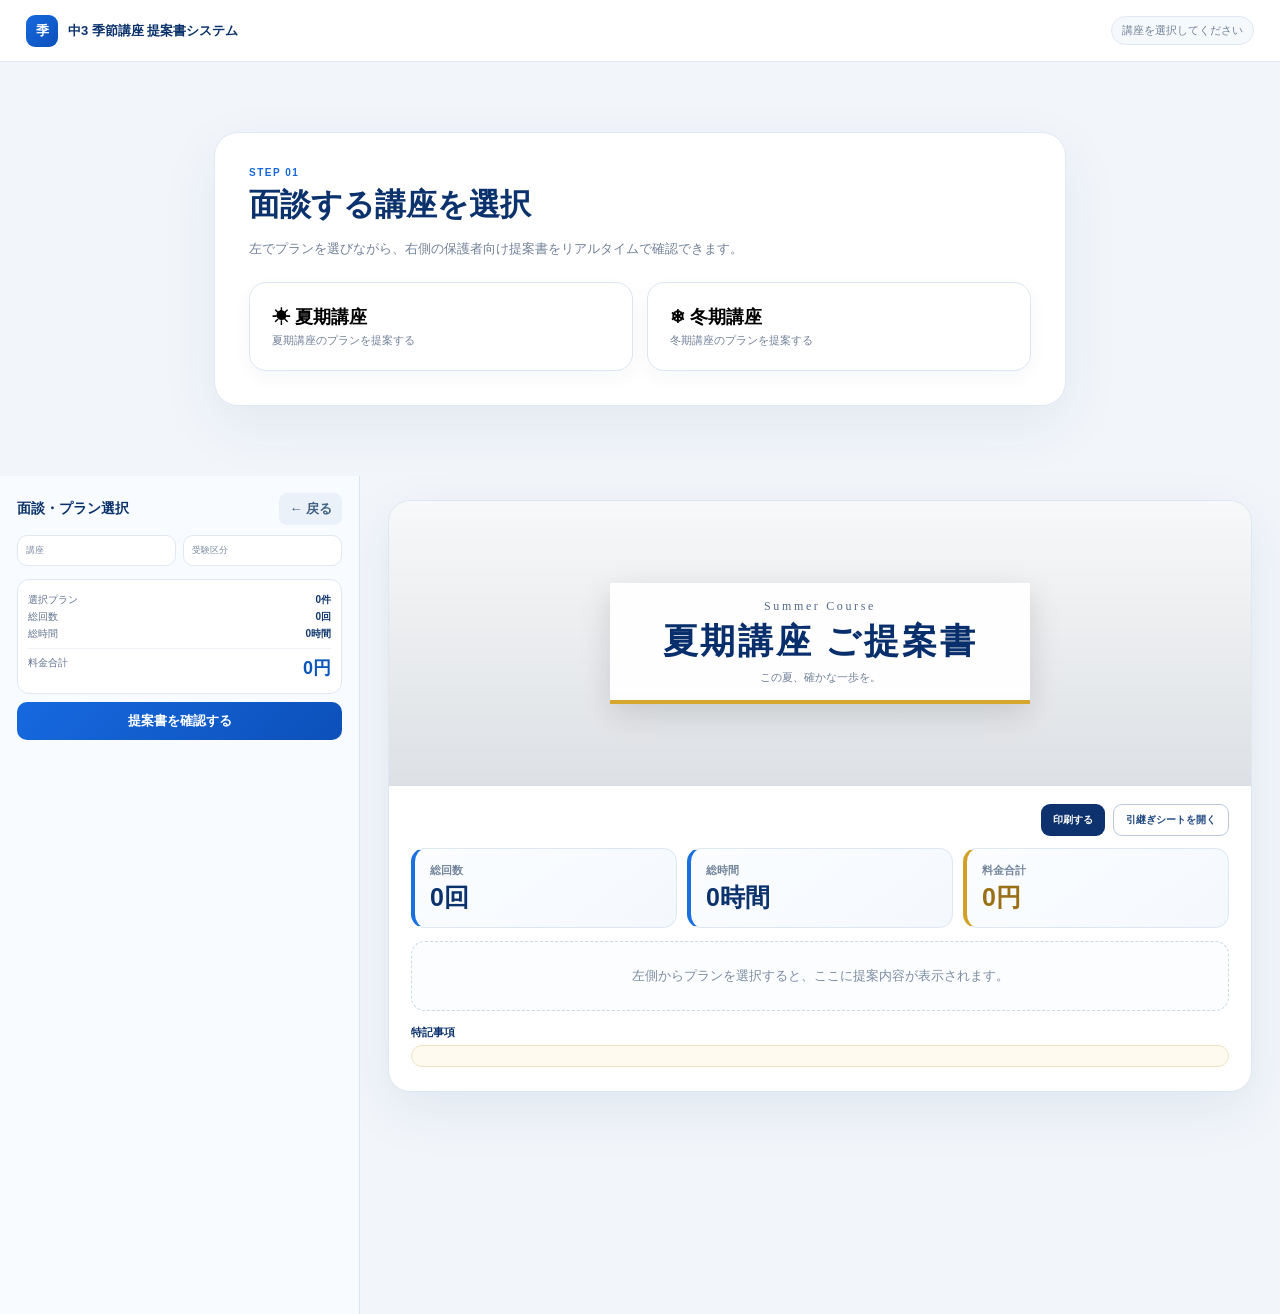
<file: seasonal-v22/index.html>
<!doctype html><html lang=ja><head><meta charset=utf-8><meta name=viewport content="width=device-width,initial-scale=1"><title>季節講座 提案書 v22</title><style>*{box-sizing:border-box}body{margin:0;font:13px -apple-system,BlinkMacSystemFont,"Noto Sans JP",sans-serif;color:#0b326c;background:#f2f6fb}button{font:inherit}.top{height:62px;background:#fff;border-bottom:1px solid #e0e8f2;display:flex;align-items:center;justify-content:space-between;padding:0 26px;position:sticky;top:0;z-index:9}.logo{display:flex;gap:10px;align-items:center;font-weight:900}.mark{width:32px;height:32px;border-radius:9px;background:linear-gradient(135deg,#1769e0,#0c50b9);color:#fff;display:grid;place-items:center}.status{font-size:11px;color:#718198;background:#f6f9fc;border:1px solid #e1e8f1;padding:6px 10px;border-radius:99px}.start,.exam{max-width:900px;margin:70px auto;padding:0 24px}.box{background:#fff;border:1px solid #e1e9f2;border-radius:24px;padding:34px;box-shadow:0 20px 60px #12345a12}.ey{font-size:10px;font-weight:900;letter-spacing:.15em;color:#1767d8}.box h1{font-size:31px;margin:6px 0 8px}.box p{color:#718198;line-height:1.6}.opts{display:grid;grid-template-columns:1fr 1fr;gap:14px;margin-top:22px}.opt{background:#fff;border:1px solid #dbe6f2;border-radius:17px;padding:22px;text-align:left;cursor:pointer;box-shadow:0 7px 20px #16375f0a}.opt:hover{border-color:#92bced;transform:translateY(-1px)}.opt b{font-size:18px}.opt span{display:block;color:#718198;font-size:11px;margin-top:4px}.back{border:0;background:#eaf1f9;color:#416184;border-radius:8px;padding:7px 10px;font-weight:800;cursor:pointer}.work{display:grid;grid-template-columns:360px 1fr;max-width:1500px;margin:auto;min-height:calc(100vh - 62px)}.side{background:#f8fbff;border-right:1px solid #dce6f1;padding:17px;position:sticky;top:62px;max-height:calc(100vh - 62px);overflow:auto}.sidehead{display:flex;justify-content:space-between;align-items:center}.sidehead h2{font-size:14px;margin:0}.meta{display:grid;grid-template-columns:1fr 1fr;gap:7px;margin:10px 0}.meta div{background:#fff;border:1px solid #e0e8f2;border-radius:10px;padding:8px}.meta small{display:block;color:#7c8ca2;font-size:9px}.meta b{font-size:11px}.st{font-size:11px;font-weight:900;margin:13px 0 5px;border-left:3px solid #1769e0;padding-left:6px}.plan{width:100%;background:#fff;border:1px solid #dfe8f2;border-radius:11px;padding:9px 10px;margin:4px 0;text-align:left;cursor:pointer;box-shadow:0 3px 10px #12345a08}.plan.sel{border:2px solid #2a76e7;background:#f1f7ff}.pt{display:flex;justify-content:space-between;font-weight:900}.bd{display:flex;gap:4px;flex-wrap:wrap;margin:4px 0}.tag{font-size:8.5px;font-weight:800;color:#4c6381;background:#edf3fa;border-radius:99px;padding:2px 5px}.rec{background:#fff1c9;color:#805600}.desc,.br{font-size:9.5px;line-height:1.45;color:#5e718d;margin:3px 0}.price{font-size:13px;font-weight:900;color:#075bc4}.sum{background:#fff;border:1px solid #dfe8f2;border-radius:12px;padding:10px;margin-top:13px}.sum div{display:flex;justify-content:space-between;margin:3px 0;font-size:10px;color:#60728d}.sum b{color:#12386e}.sum .total{border-top:1px solid #edf1f5;padding-top:7px;margin-top:7px}.sum .total b{font-size:18px;color:#0b55bb}.confirm{width:100%;border:0;border-radius:10px;padding:10px;margin-top:8px;background:linear-gradient(135deg,#1769e0,#0c50b9);color:#fff;font-weight:900;cursor:pointer}.main{padding:24px 28px}.paper{max-width:1040px;margin:auto;background:#fff;border:1px solid #dfe8f2;border-radius:22px;overflow:hidden;box-shadow:0 18px 55px #12345a14}.hero{height:285px;background-size:cover;background-position:center;display:flex;align-items:center;justify-content:center;position:relative}.hero:after{content:"";position:absolute;inset:0;background:linear-gradient(#001a3808,#001a3822)}.summer{background-image:url('https://images.unsplash.com/photo-1470214304380-aadaedcfff1b?auto=format&fit=crop&w=1800&q=90')}.winter{background-image:url('https://images.unsplash.com/photo-1483664852095-d6cc6870702d?auto=format&fit=crop&w=1800&q=90')}.heroBox{position:relative;z-index:1;text-align:center;background:#fffffff0;padding:15px 30px;border-bottom:4px solid #d7a62c;box-shadow:0 10px 30px #0002;min-width:420px}.heroBox em{font:12px Georgia,serif;letter-spacing:.22em;color:#536b8a}.heroBox h2{font-family:"Yu Mincho",serif;font-size:35px;letter-spacing:.08em;margin:4px 0;color:#082e6b}.heroBox small{color:#718198}.body{padding:18px 22px 24px}.acts{display:flex;justify-content:flex-end;gap:8px;margin-bottom:12px}.act{border-radius:9px;padding:8px 12px;font-size:10px;font-weight:900;cursor:pointer}.print{border:0;background:#0e326d;color:#fff}.handover{background:#fff;border:1px solid #b9cadf;color:#214a82}.metrics{display:grid;grid-template-columns:repeat(3,1fr);gap:10px}.metric{background:linear-gradient(145deg,#fbfdff,#f4f8fd);border:1px solid #dfe8f2;border-radius:14px;padding:13px 15px;border-left:4px solid #1b70df}.metric.gold{border-left-color:#d2a027}.metric small{color:#74859b;font-weight:800}.metric b{display:block;font-size:25px;margin-top:3px}.metric.gold b{color:#9a7017}.courses{display:grid;grid-template-columns:repeat(2,1fr);gap:12px;margin-top:13px}.course{border:1px solid #dfe8f2;border-radius:15px;padding:16px 18px;box-shadow:0 7px 22px #12345a0a;position:relative;overflow:hidden}.course:before{content:"";position:absolute;left:0;top:0;bottom:0;width:4px;background:#1b70e4}.chead{display:flex;justify-content:space-between;gap:8px}.sub{font-size:9px;color:#718198;font-weight:900}.ct{font-size:17px;font-weight:900}.lvl{font-size:8.5px;background:#eef4fb;border-radius:99px;padding:3px 6px;white-space:nowrap;height:max-content}.cdesc{font-size:10.5px;line-height:1.6;color:#455d7d;margin:7px 0}.cbr{font-size:10px;line-height:1.6;background:#f6f9fd;border-radius:9px;padding:8px;color:#2c4f7d}.cp{font-size:21px;font-weight:900;color:#0c60c9;text-align:right;margin-top:8px}.empty{grid-column:1/-1;border:1px dashed #cbd8e6;border-radius:14px;padding:25px;text-align:center;color:#7b8ba0;background:#fbfdff}.special{margin-top:13px}.special b{font-size:11px}.note{margin-top:5px;background:#fffaf0;border:1px solid #eee2c4;border-radius:11px;padding:10px 12px;font-size:9.5px;line-height:1.7;color:#6c5b36;white-space:pre-line}.hview{display:none}.hview.on{display:block}.pview.off{display:none}.sheet{max-width:1040px;margin:auto;background:#fff;border:1px solid #dfe8f2;border-radius:20px;padding:22px;box-shadow:0 18px 55px #12345a14}.sheethead{display:flex;justify-content:space-between;align-items:center;border-bottom:1px solid #e6edf5;padding-bottom:12px}.sheethead h2{margin:0}.hcards{display:grid;grid-template-columns:repeat(2,1fr);gap:10px;margin-top:12px}.hcard{border:1px solid #dfe8f2;border-radius:12px;padding:13px}.check{padding:5px 0;border-bottom:1px solid #edf1f5;font-size:10px}.toast{position:fixed;right:16px;bottom:16px;background:#0d326c;color:#fff;padding:9px 12px;border-radius:9px;font-size:10px;opacity:0;transition:.2s}.toast.on{opacity:1}@media(max-width:900px){.work{display:block}.side{position:static;max-height:none}.opts,.courses,.hcards{grid-template-columns:1fr}.main{padding:12px}.hero{height:180px}.heroBox{min-width:0;width:75%;padding:10px}.heroBox h2{font-size:21px}}@media print{.top,.side,.acts,.hacts,.toast{display:none!important}.work{display:block}.main{padding:0}.paper,.sheet{border:0;box-shadow:none}.hero{-webkit-print-color-adjust:exact;print-color-adjust:exact}}</style></head><body><header class=top><div class=logo><span class=mark>季</span><span>中3 季節講座 提案書システム</span></div><span class=status id=status>講座を選択してください</span></header><section class=start id=start><div class=box><div class=ey>STEP 01</div><h1>面談する講座を選択</h1><p>左でプランを選びながら、右側の保護者向け提案書をリアルタイムで確認できます。</p><div class=opts><button class=opt data-season=夏期><b>☀ 夏期講座</b><span>夏期講座のプランを提案する</span></button><button class=opt data-season=冬期><b>❄ 冬期講座</b><span>冬期講座のプランを提案する</span></button></div></div></section><section class=exam id=exam hidden><div class=box><button class=back id=examBack>← 戻る</button><div class=ey>STEP 02</div><h1>冬期講座の受験区分</h1><div class=opts><button class=opt data-exam=推薦入試用><b>推薦入試用</b><span>私立推薦対策を中心に提案</span></button><button class=opt data-exam=一般受験用><b>一般受験用</b><span>一般入試に向けた総合対策</span></button></div></div></section><section class=work id=work hidden><aside class=side><div class=sidehead><h2>面談・プラン選択</h2><button class=back id=workBack>← 戻る</button></div><div class=meta><div><small>講座</small><b id=mSeason></b></div><div><small>受験区分</small><b id=mExam></b></div></div><div id=planList></div><div class=sum><div><span>選択プラン</span><b id=sNum>0件</b></div><div><span>総回数</span><b id=sCount>0回</b></div><div><span>総時間</span><b id=sHours>0時間</b></div><div class=total><span>料金合計</span><b id=sPrice>0円</b></div></div><button class=confirm id=confirm>提案書を確認する</button></aside><main class=main><section class=pview id=pview><div class=paper><div class="hero summer" id=hero><div class=heroBox><em id=en>Summer Course</em><h2 id=title>夏期講座 ご提案書</h2><small id=sub>この夏、確かな一歩を。</small></div></div><div class=body><div class=acts><button class="act print" id=print>印刷する</button><button class="act handover" id=openH>引継ぎシートを開く</button></div><div class=metrics><div class=metric><small>総回数</small><b id=pCount>0回</b></div><div class=metric><small>総時間</small><b id=pHours>0時間</b></div><div class="metric gold"><small>料金合計</small><b id=pPrice>0円</b></div></div><div class=courses id=courses><div class=empty>左側からプランを選択すると、ここに提案内容が表示されます。</div></div><div class=special><b>特記事項</b><div class=note id=note></div></div></div></div></section><section class=hview id=hview><div class=sheet><div class=sheethead><h2>季節講座 引継ぎシート</h2><div class=hacts><button class="act handover" id=backP>提案書へ戻る</button> <button class="act print" id=printH>印刷する</button></div></div><div class=hcards id=hcards></div></div></section></main></section><div class=toast id=toast></div><script>const $=x=>document.getElementById(x),U={映像授業:1320,個別指導:2640,AI学トレ:880,自立学習:1650},O=['英語','数学','理科','社会','国語'],G=[['英語','補強','偏差値40前後',{映像授業:10,個別指導:10,自立学習:16},'基礎・弱点を補強し、得点力向上を目指します。',['フォレスタステップ','スピードチェック'],'私立推薦希望生徒推奨'],['英語','強化','偏差値50前後',{映像授業:10,個別指導:10,AI学トレ:20},'標準〜入試レベルの実力を強化します。',['夏期講座テキスト','テーマ別入試対策ⅠⅡ'],''],['数学','補強','偏差値40前後',{個別指導:10,AI学トレ:10,自立学習:10},'基本事項と弱点単元を重点的に補強します。',['パーソナル中3'],'私立推薦希望生徒推奨'],['数学','強化','偏差値50前後',{映像授業:10,個別指導:20},'標準〜入試問題まで段階的に演習します。',['夏期講座テキスト','テーマ別入試対策ⅠⅡ'],''],['理科','補強','偏差値40前後',{映像授業:12,AI学トレ:12,自立学習:12},'中1・中2範囲を中心に基礎を復習します。',['中1理科 年間用','中2理科 年間用'],''],['社会','強化','偏差値50前後',{映像授業:30,自立学習:10},'地理・歴史を中心に入試対策を進めます。',['社会年間用教材'],''],['国語','強化','偏差値50前後',{映像授業:10,AI学トレ:20,自立学習:10},'読解と知識を組み合わせて入試力を高めます。',['スピードチェック','テーマ別入試対策ⅠⅡ'],'']],R=[['英語','私立推薦対策','推薦入試受験者向け',{個別指導:8},'私立高校の過去問対応を行います。',['私立高校過去問（家庭購入）'],''],['数学','私立推薦対策','推薦入試受験者向け',{個別指導:8},'私立高校の過去問対応を行います。',['私立高校過去問（家庭購入）'],''],['国語','私立推薦対策','推薦入試受験者向け',{映像授業:3,AI学トレ:9,自立学習:8},'入試問題の解き方を総合的に演習します。',['テーマ別入試Ⅳ'],'']];let S='',E='',Q={};const y=n=>n.toLocaleString('ja-JP')+'円',r=c=>Object.values(c).reduce((a,b)=>a+b,0),c=x=>Object.entries(x).reduce((a,[k,v])=>a+U[k]*v,0),D=()=>S==='冬期'&&E==='推薦入試用'?R:G,C=()=>Object.values(Q).map(i=>D()[i]),N='教材費は別途になる場合があります。\n受講費は講座期間終了後、毎月の授業料と同時に請求します。\n条件により映像授業・AI学トレに正規料金が適用される場合があります。';document.querySelectorAll('[data-season]').forEach(b=>b.onclick=()=>{S=b.dataset.season;Q={};$('start').hidden=true;if(S==='冬期'){$('exam').hidden=false;$('status').textContent='冬期講座｜受験区分を選択'}else{E='一般受験用';go()}});document.querySelectorAll('[data-exam]').forEach(b=>b.onclick=()=>{E=b.dataset.exam;go()});$('examBack').onclick=()=>{$('exam').hidden=true;$('start').hidden=false;S='';E='';$('status').textContent='講座を選択してください'};$('workBack').onclick=()=>{$('work').hidden=true;Q={};if(S==='冬期'){$('exam').hidden=false}else{$('start').hidden=false;S='';E=''}};function go(){$('exam').hidden=true;$('work').hidden=false;$('mSeason').textContent=S+'講座';$('mExam').textContent=S==='冬期'?E:'一般受験用';$('status').textContent=S+'講座 '+(S==='冬期'?E:'');draw();preview()}function draw(){let d=D(),h='';O.forEach(s=>{let rows=d.map((x,i)=>({x,i})).filter(o=>o.x[0]===s);if(!rows.length)return;h+=`<div class=st>${s}</div>`;rows.forEach(({x,i})=>{let on=Q[s]===i;h+=`<button class="plan ${on?'sel':''}" data-i=${i}><div class=pt><span>${x[1]}</span><span>${on?'✓':''}</span></div><div class=bd><span class=tag>${x[2]}</span>${x[6]?`<span class="tag rec">${x[6]}</span>`:''}</div><div class=br>${Object.entries(x[3]).map(([k,v])=>k+' '+v+'回').join(' ／ ')}</div><div class=desc>${x[4]}</div><div class=price>${y(c(x[3]))}</div></button>`});});$('planList').innerHTML=h;document.querySelectorAll('[data-i]').forEach(b=>b.onclick=()=>{let i=+b.dataset.i,s=d[i][0];Q[s]===i?delete Q[s]:Q[s]=i;draw();preview()});summary()}function summary(){let a=C(),n=a.reduce((s,x)=>s+r(x[3]),0),p=a.reduce((s,x)=>s+c(x[3]),0);$('sNum').textContent=a.length+'件';$('sCount').textContent=n+'回';$('sHours').textContent=n+'時間';$('sPrice').textContent=y(p)}function preview(){let a=C(),n=a.reduce((s,x)=>s+r(x[3]),0),p=a.reduce((s,x)=>s+c(x[3]),0),w=S==='冬期';$('hero').className='hero '+(w?'winter':'summer');$('en').textContent=w?'Winter Course':'Summer Course';$('title').textContent=S+'講座 ご提案書';$('sub').textContent=w?'この冬を、合格への確かな力に。':'この夏、確かな一歩を。';$('pCount').textContent=n+'回';$('pHours').textContent=n+'時間';$('pPrice').textContent=y(p);$('note').textContent=N;$('courses').innerHTML=a.length?a.map(x=>`<article class=course><div class=chead><div><div class=sub>${x[0]}</div><div class=ct>${x[1]}</div></div><span class=lvl>${x[2]}</span></div><div class=cdesc>${x[4]}</div><div class=cbr>${Object.entries(x[3]).map(([k,v])=>k+' '+v+'回 × '+y(U[k])).join('<br>')}</div><div class=cp>${y(c(x[3]))}</div></article>`).join(''):'<div class=empty>左側からプランを選択すると、ここに提案内容が表示されます。</div>'}$('confirm').onclick=()=>{document.querySelector('.main').scrollTo({top:0,behavior:'smooth'});toast('提案書を更新しました')};$('print').onclick=()=>window.print();$('openH').onclick=()=>{$('pview').classList.add('off');$('hview').classList.add('on');hand()};$('backP').onclick=()=>{$('hview').classList.remove('on');$('pview').classList.remove('off')};$('printH').onclick=()=>window.print();function hand(){$('hcards').innerHTML=C().map(x=>`<div class=hcard><b>${x[0]}｜${x[1]}</b><div class=desc>${x[4]}</div><div class=st>教材発注・確認</div>${x[5].map(m=>'<div class=check>□ '+m+'</div>').join('')}</div>`).join('')||'<div class=empty>選択されたプランがありません。</div>'}function toast(m){$('toast').textContent=m;$('toast').classList.add('on');setTimeout(()=>$('toast').classList.remove('on'),1200)}</script></body></html>
</file>
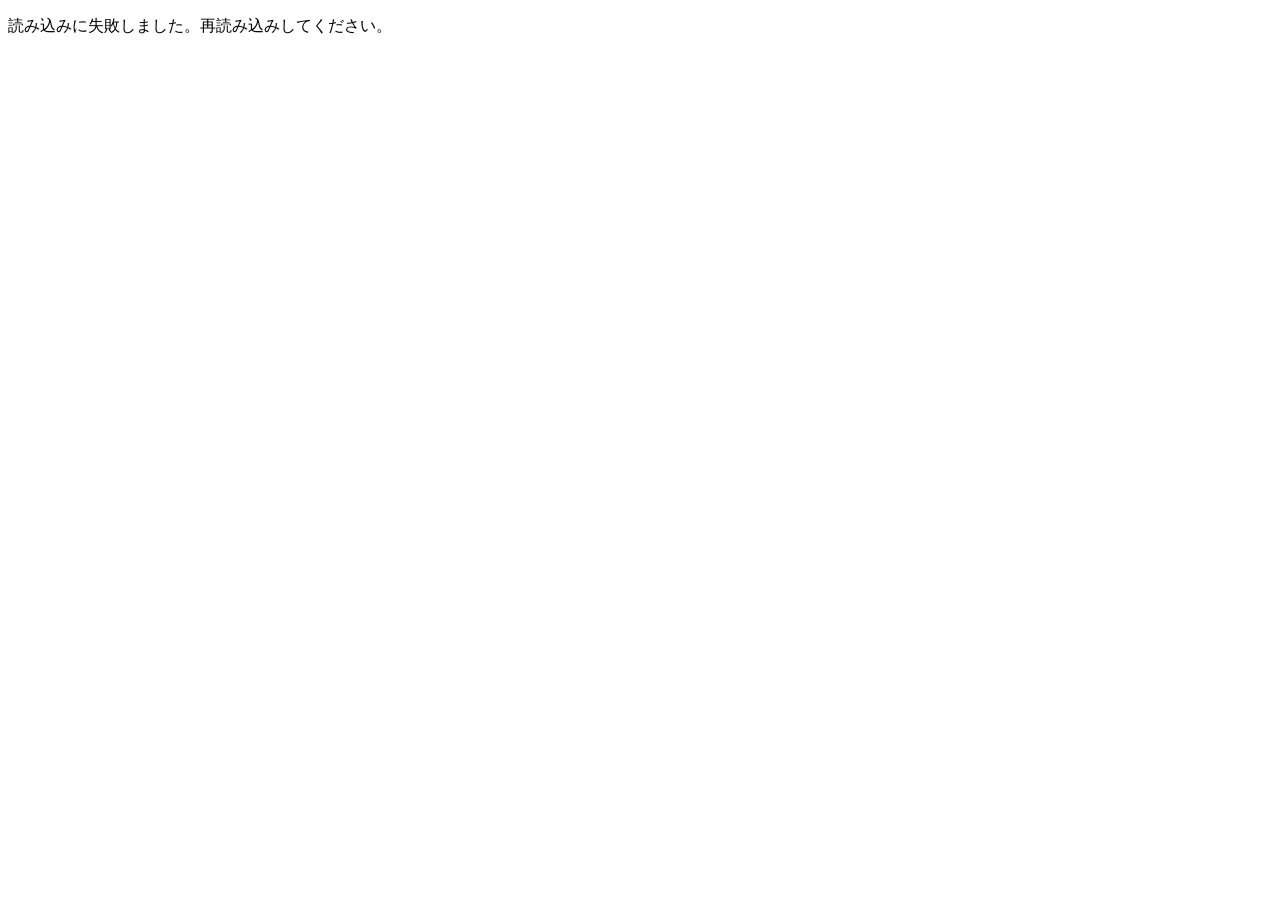
<file: seasonal-v24/index.html>
<!doctype html><html lang="ja"><head><meta charset="utf-8"><meta name="viewport" content="width=device-width,initial-scale=1"><title>季節講座 提案書 v24</title></head><body><script>
const css=`<style>
.topbar{display:none!important}.workspace{grid-template-columns:350px minmax(0,1fr)!important;min-height:100vh!important;max-width:1536px!important;background:#fff!important}.sidebar{top:0!important;max-height:100vh!important;padding:22px 28px 18px!important;background:linear-gradient(180deg,#fbfdff,#f7faff)!important}.sidebar:before{content:'▱  季節講座 提案書システム';display:block;font-size:18px;font-weight:900}.sidebar:after{content:'面談しながらプランを比較・選択';display:block;position:absolute;top:52px;left:28px;font-size:10px;color:#657896}.sidebar-head{margin:48px 0 14px!important}.sidebar-head h2,.step-line{display:none!important}.selected-meta{display:grid!important;grid-template-columns:1fr 1fr;gap:7px;margin:10px 0 14px}.meta-tile{border-radius:8px!important;padding:8px!important}.section-title{font-size:11px!important;margin:15px 0 5px!important}.section-title:before{display:none!important}.plan-card{border-radius:8px!important;padding:8px 10px!important;margin:3px 0!important}.plan-card.selected{border:1.5px solid #2d78e6!important;background:#f2f7ff!important;box-shadow:none!important}.plan-name{font-size:11px!important}.checkmark{color:#fff!important;background:#1264d9;width:18px;height:18px;border-radius:50%;display:grid;place-items:center;font-size:11px}.badge{font-size:8px!important;padding:2px 5px!important}.plan-desc,.plan-price{display:none!important}.plan-breakdown{font-size:8.5px!important}.sidebar-summary{border-radius:9px!important;padding:10px 12px!important}.confirm-btn{border-radius:7px!important;padding:10px!important}.preview-area{padding:0 22px 24px!important;background:#fff!important}.proposal-paper{max-width:1160px!important;border:0!important;border-radius:0!important;box-shadow:none!important}.proposal-hero{height:350px!important;border-radius:0 0 8px 8px!important;background-size:cover!important;background-position:center!important}.proposal-hero.summer{background-image:linear-gradient(90deg,rgba(255,255,255,.06),rgba(255,255,255,.01)),url('https://files.idyllic.app/files/static/4355208')!important}.proposal-hero.winter{background-image:linear-gradient(rgba(255,255,255,.06),rgba(255,255,255,.03)),url('https://images.unsplash.com/photo-1483664852095-d6cc6870702d?auto=format&fit=crop&w=1800&q=90')!important}.proposal-hero:after{background:linear-gradient(180deg,rgba(255,255,255,.03),rgba(0,30,70,.05))!important}.hero-title-box{background:rgba(255,255,255,.72)!important;backdrop-filter:blur(2px);padding:12px 34px 15px!important;min-width:520px!important;border-radius:4px!important;box-shadow:none!important;border:0!important}.hero-en{font-family:Georgia,'Times New Roman',serif!important;font-style:italic;color:#e6a600!important;font-size:25px!important}.hero-title{font-family:'Yu Mincho','Hiragino Mincho ProN',serif!important;font-size:46px!important;letter-spacing:.1em!important;margin:2px 0!important}.hero-sub{font-family:'Yu Mincho','Hiragino Mincho ProN',serif!important;font-size:14px!important;font-weight:700;border-top:1px solid #e5ad23;padding-top:10px;margin-top:8px}.proposal-body{padding:10px 12px 20px!important}.action-row{display:grid!important;grid-template-columns:1fr 1fr;gap:12px;margin:0 0 10px!important}.action-btn{height:48px!important;border-radius:7px!important;font-size:12px!important}.metric-grid{border-radius:9px!important;overflow:hidden;box-shadow:0 5px 16px #12345a0b!important;margin-bottom:14px!important}.metric{padding:14px 20px!important}.metric-label{font-size:11px!important}.metric-value{font-size:27px!important}.courses{grid-template-columns:repeat(2,minmax(0,1fr))!important;gap:12px!important}.course-card{border-radius:10px!important;padding:17px 18px 13px 106px!important;min-height:205px!important;box-shadow:0 4px 15px #12345a0a!important}.course-card:before{content:'▱';position:absolute;left:20px;top:20px;width:58px;height:58px;border-radius:50%;display:grid;place-items:center;background:#eaf3ff;color:#0d63db;font-size:28px}.course-card:nth-child(2):before{content:'▦';background:#e8f8f2;color:#14a46f}.course-card:nth-child(3):before{content:'✎';background:#fff0ef;color:#ef7770}.course-card:nth-child(4):before{content:'⚗';background:#f3edff;color:#8b55df}.course-subject{font-size:11px!important;display:inline!important}.course-subject:after{content:'｜';margin:0 5px}.course-title{display:inline!important;font-size:16px!important}.course-level{font-size:8px!important}.course-desc{font-size:10px!important;font-weight:700!important;margin:9px 0!important}.course-break{font-size:10px!important;line-height:1.65!important}.course-price{font-size:20px!important;border-top:1px dotted #cdd9e7;margin-top:9px;padding-top:8px}.special-box{background:#f4f8fe!important;border:0!important;border-radius:8px!important;font-size:9px!important}@media(max-width:900px){.workspace{display:block!important}.sidebar{position:static!important;max-height:none!important}.proposal-hero{height:210px!important}.hero-title-box{min-width:0!important;width:75%!important}.hero-title{font-size:24px!important}.courses{grid-template-columns:1fr!important}}@media print{.sidebar{display:none!important}.workspace{display:block!important}.preview-area{padding:0!important}}
</style>`;
fetch('https://raw.githubusercontent.com/sanaru0162-bit/sanaru/main/seasonal-v22/index.html').then(r=>r.text()).then(h=>{h=h.replace('</head>',css+'</head>').replace(/季節講座 提案書 v22/g,'季節講座 提案書 v24');document.open();document.write(h);document.close()}).catch(e=>document.body.innerHTML='<p>読み込みに失敗しました。再読み込みしてください。</p>');
</script></body></html>
</file>
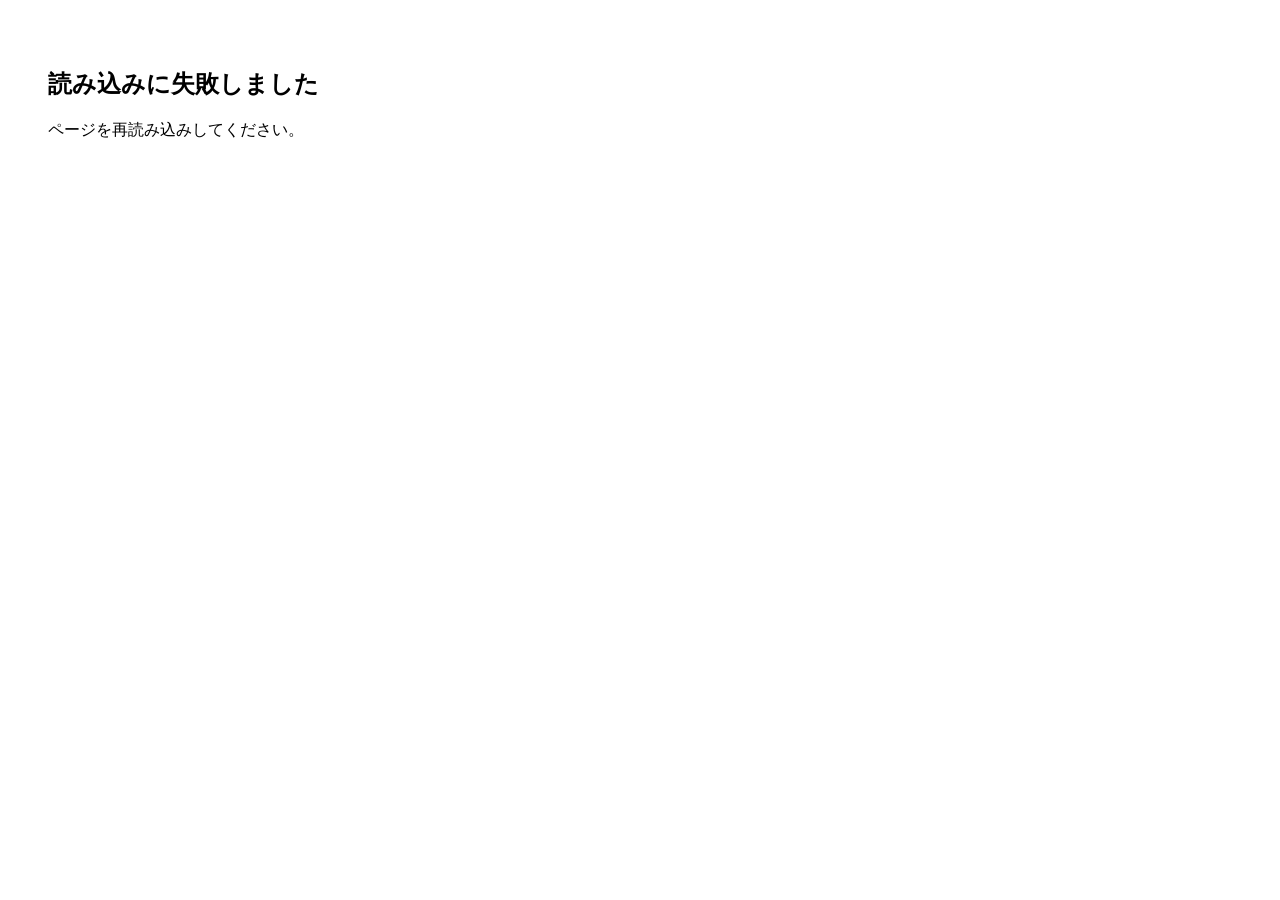
<file: seasonal-v31/index.html>
<!doctype html><html lang="ja"><head><meta charset="utf-8"><meta name="viewport" content="width=device-width,initial-scale=1"><title>季節講座 提案書 v31</title></head><body><script>
const css=`<style>
@media(min-width:901px){html,body{margin:0!important;background:#fff!important}.workspace{width:1456px!important;max-width:1456px!important;min-height:1052px!important;margin:0!important;grid-template-columns:335px 1121px!important}.sidebar{width:335px!important;max-height:1052px!important;height:1052px!important;padding:23px 20px 18px!important;border-right:1px solid #e2e8f0!important}.sidebar:before{margin-left:3px!important;font-size:19px!important}.sidebar:after{left:23px!important;top:52px!important}.sidebar-head{margin:48px 3px 8px!important}.mini-back{border-radius:18px!important;padding:7px 14px!important}.section-title{margin:0 3px 8px!important;font-size:12px!important}.selected-meta{margin:8px 3px 24px!important}.plan-card{width:calc(100% - 6px)!important;margin:3px!important;border-radius:8px!important;box-shadow:0 4px 14px #12345a0b!important}.sidebar-summary{margin:20px 3px 0!important;padding:10px!important;border-radius:9px!important}.confirm-btn{height:38px!important;padding:0 10px!important;border-radius:6px!important}.preview-area{width:1121px!important;padding:0!important;overflow:auto!important}.proposal-paper{width:1121px!important;max-width:1121px!important;margin:0!important}.proposal-hero{width:1121px!important;height:365px!important;border-radius:0!important;background-size:1121px 365px!important;background-position:0 0!important}.hero-title-box{display:none!important}.proposal-body{padding:0 10px 24px!important}.action-row{height:60px!important;gap:10px!important;margin:0!important;padding:10px 0 0!important}.action-btn{height:48px!important;border-radius:7px!important;font-size:13px!important}.metric-grid{height:108px!important;margin:10px 0 15px!important;border-radius:9px!important}.metric{height:106px!important;padding:0!important;display:flex!important;align-items:center!important;justify-content:center!important;flex-direction:column!important}.metric-label{font-size:11px!important}.metric-value{font-size:27px!important;margin-top:6px!important}.courses{display:block!important}.course-card{width:1101px!important;min-height:219px!important;margin:0 0 12px!important;padding:18px 22px 15px 119px!important;border-radius:10px!important;box-shadow:0 4px 14px #12345a0b!important}.course-card:before{left:25px!important;top:22px!important;width:82px!important;height:82px!important}.course-subject{font-size:11px!important}.course-title{font-size:17px!important}.course-level{font-size:8.5px!important}.course-desc{font-size:11px!important;font-weight:700!important;margin:17px 0 8px!important;line-height:1.5!important}.course-break{font-size:10.5px!important;line-height:2.38!important;margin-top:9px!important}.course-price{font-size:23px!important;line-height:1.1!important;margin-top:7px!important;border-top:0!important;padding-top:0!important;text-align:left!important}.special-wrap{margin-top:6px!important}.special-box{font-size:9px!important;padding:8px 10px!important}}
</style>`;
fetch('https://raw.githubusercontent.com/sanaru0162-bit/sanaru/main/seasonal-v24/index.html').then(r=>{if(!r.ok)throw new Error(r.status);return r.text()}).then(h=>{h=h.replace('</head>',css+'</head>').replace(/季節講座 提案書 v24/g,'季節講座 提案書 v31');document.open();document.write(h);document.close()}).catch(e=>document.body.innerHTML='<main style="font-family:sans-serif;padding:40px"><h2>読み込みに失敗しました</h2><p>ページを再読み込みしてください。</p></main>');
</script></body></html>
</file>
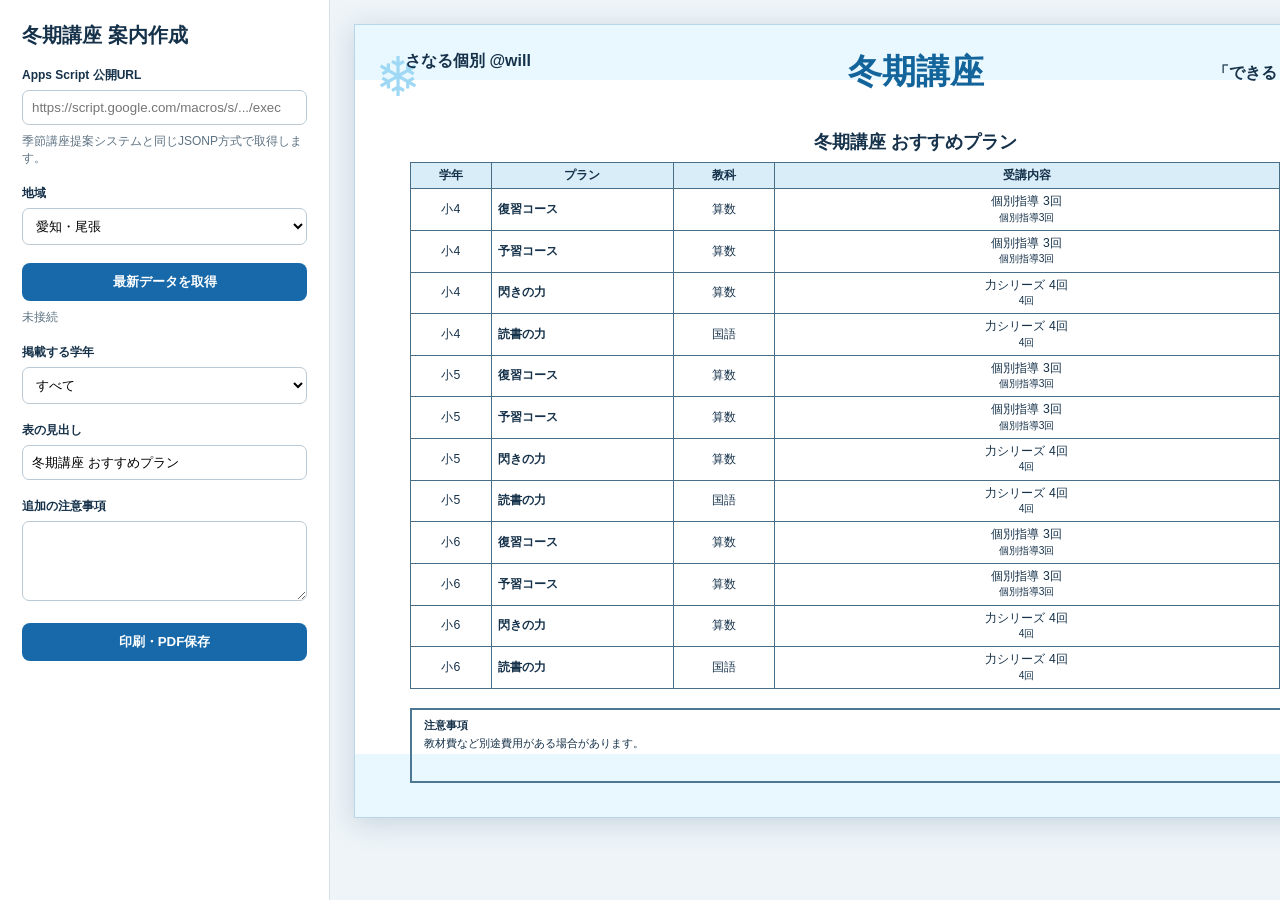
<file: winter-course/index.html>
<!doctype html>
<html lang="ja"><head><meta charset="utf-8"><meta name="viewport" content="width=device-width,initial-scale=1">
<title>冬期講座 案内紙面作成</title>
<style>
*{box-sizing:border-box}body{margin:0;font-family:-apple-system,BlinkMacSystemFont,"Segoe UI","Noto Sans JP",sans-serif;background:#eef4f8;color:#16324a}.app{display:grid;grid-template-columns:330px 1fr;min-height:100vh}.panel{padding:22px;background:#fff;border-right:1px solid #d7e1e8}.panel h1{font-size:20px;margin:0 0 18px}.group{margin:18px 0}.group label{font-size:12px;font-weight:700;display:block;margin-bottom:6px}.group input,.group select,.group textarea{width:100%;padding:9px;border:1px solid #b9c9d5;border-radius:7px;background:#fff}.btn{width:100%;padding:10px;border:0;border-radius:8px;background:#1769aa;color:white;font-weight:700;cursor:pointer}.status{font-size:12px;margin-top:8px;color:#5d7282}.stage{padding:24px;overflow:auto}.paper{position:relative;width:1123px;height:794px;margin:auto;background:linear-gradient(#e9f8ff 0 7%,#fff 7% 92%,#e9f8ff 92%);box-shadow:0 5px 25px #7893a855;border:1px solid #b8d6e8;overflow:hidden}.paper:before,.paper:after{content:"❄";position:absolute;color:#9ed8f4;font-size:55px}.paper:before{left:20px;top:20px}.paper:after{right:30px;bottom:15px}.brand{position:absolute;left:50px;top:26px;font-weight:800}.title{position:absolute;left:0;right:0;top:24px;text-align:center;font-size:34px;font-weight:900;color:#12649b}.catch{position:absolute;right:55px;top:38px;font-weight:800}.content{position:absolute;left:55px;right:55px;top:105px;bottom:125px;display:flex;flex-direction:column}.tableWrap{flex:1;min-height:0;overflow:hidden}.plans{width:100%;border-collapse:collapse;table-layout:fixed;font-size:var(--fs,12px)}.plans th,.plans td{border:1px solid #486d86;padding:5px 6px;text-align:center;vertical-align:middle;line-height:1.25}.plans th{background:#d8edf8;font-weight:800}.plans td.course{text-align:left;font-weight:700}.notes{position:absolute;left:55px;right:55px;bottom:34px;height:75px;border:2px solid #4c7893;padding:8px 12px;font-size:11px}.notes b{display:block;margin-bottom:3px}.toolbar{display:flex;gap:8px;margin-top:16px}.toolbar button{flex:1}.warn{color:#b45309}.ok{color:#15803d}@media(max-width:900px){.app{display:block}.panel{border-right:0}.stage{padding:8px}.paper{transform-origin:top left}}@media print{body{background:#fff}.panel{display:none}.stage{padding:0}.paper{box-shadow:none;border:0;width:297mm;height:210mm}@page{size:A4 landscape;margin:0}}
</style></head><body><div class="app"><aside class="panel"><h1>冬期講座 案内作成</h1>
<div class="group"><label>Apps Script 公開URL</label><input id="api" placeholder="https://script.google.com/macros/s/.../exec"><div class="status">季節講座提案システムと同じJSONP方式で取得します。</div></div>
<div class="group"><label>地域</label><select id="region"><option value="owari">愛知・尾張</option><option value="mikawa_with">愛知・三河（個別指導あり）</option><option value="mikawa_without">愛知・三河（個別指導なし）</option><option value="shizuoka">静岡</option></select></div>
<button class="btn" id="load">最新データを取得</button><div id="status" class="status">未接続</div>
<div class="group"><label>掲載する学年</label><select id="grade"><option value="">すべて</option><option>小4</option><option>小5</option><option>小6</option></select></div>
<div class="group"><label>表の見出し</label><input id="heading" value="冬期講座 おすすめプラン"></div>
<div class="group"><label>追加の注意事項</label><textarea id="extra" rows="4"></textarea></div>
<div class="toolbar"><button class="btn" onclick="window.print()">印刷・PDF保存</button></div>
</aside><main class="stage"><section class="paper" id="paper"><div class="brand">さなる個別 @will</div><div class="title">冬期講座</div><div class="catch">「できる！」がふえる冬に。</div>
<div class="content"><h2 id="paperHeading" style="text-align:center;margin:0 0 8px;font-size:18px">冬期講座 おすすめプラン</h2><div class="tableWrap"><table class="plans" id="plans"><thead><tr><th style="width:8%">学年</th><th style="width:18%">プラン</th><th style="width:10%">教科</th><th>受講内容</th><th style="width:14%">受講料</th></tr></thead><tbody></tbody></table></div></div>
<div class="notes"><b>注意事項</b><span id="notes"></span></div></section></main></div>
<script>
const SAMPLE={planRows:[[true,"愛知・尾張","小4","復習コース","算数",3,0,0,0,"復習コース","個別指導3回",1],[true,"愛知・尾張","小4","予習コース","算数",3,0,0,0,"予習コース","個別指導3回",2],[true,"愛知・尾張","小4","閃きの力","算数",0,0,4,0,"閃きの力","4回",3],[true,"愛知・尾張","小4","読書の力","国語",0,0,4,0,"読書の力","4回",4],[true,"愛知・尾張","小5","復習コース","算数",3,0,0,0,"復習コース","個別指導3回",5],[true,"愛知・尾張","小5","予習コース","算数",3,0,0,0,"予習コース","個別指導3回",6],[true,"愛知・尾張","小5","閃きの力","算数",0,0,4,0,"閃きの力","4回",7],[true,"愛知・尾張","小5","読書の力","国語",0,0,4,0,"読書の力","4回",8],[true,"愛知・尾張","小6","復習コース","算数",3,0,0,0,"復習コース","個別指導3回",9],[true,"愛知・尾張","小6","予習コース","算数",3,0,0,0,"予習コース","個別指導3回",10],[true,"愛知・尾張","小6","閃きの力","算数",0,0,4,0,"閃きの力","4回",11],[true,"愛知・尾張","小6","読書の力","国語",0,0,4,0,"読書の力","4回",12]],noteRows:[[true,"愛知・尾張",1,"教材費など別途費用がある場合があります。"]],unitRows:[[true,"個別指導",2640,1],[true,"AI学トレ",880,2],[true,"力シリーズ",0,3],[true,"映像授業",1320,4]]};let DATA=SAMPLE;
const regionLabel={owari:"愛知・尾張",mikawa_with:"愛知・三河（個別指導あり）",mikawa_without:"愛知・三河（個別指導なし）",shizuoka:"静岡"};
function yen(n){return new Intl.NumberFormat("ja-JP",{style:"currency",currency:"JPY",maximumFractionDigits:0}).format(n)}
function render(){const grade=document.querySelector("#grade").value, label=regionLabel[region.value], units={};DATA.unitRows.filter(r=>r[0]).forEach(r=>units[r[1]]=Number(r[2])||0);const rows=DATA.planRows.filter(r=>r[0]&&(!r[1]||r[1]===label)&&(!grade||r[2]===grade)).sort((a,b)=>(a[11]||0)-(b[11]||0));const body=document.querySelector("#plans tbody");body.innerHTML=rows.map(r=>{const detail=[["個別指導",r[5]],["AI学トレ",r[6]],["力シリーズ",r[7]],["映像授業",r[8]]].filter(x=>Number(x[1])>0).map(x=>x[0]+" "+x[1]+"回").join(" ＋ ");const price=(Number(r[5])||0)*(units["個別指導"]||0)+(Number(r[6])||0)*(units["AI学トレ"]||0)+(Number(r[7])||0)*(units["力シリーズ"]||0)+(Number(r[8])||0)*(units["映像授業"]||0);return '<tr><td>'+r[2]+'</td><td class="course">'+r[3]+'</td><td>'+r[4]+'</td><td>'+detail+(r[10]?"<br><small>"+r[10]+"</small>":"")+'</td><td>'+yen(price)+'</td></tr>'}).join("");paperHeading.textContent=heading.value||"冬期講座 おすすめプラン";const ns=DATA.noteRows.filter(r=>r[0]&&(!r[1]||r[1]===label)).sort((a,b)=>a[2]-b[2]).map(r=>r[3]);if(extra.value.trim())ns.push(extra.value.trim());notes.textContent=ns.join("　／　");fit()}
function fit(){const table=document.querySelector("#plans"),wrap=document.querySelector(".tableWrap");let fs=13;table.style.setProperty("--fs",fs+"px");while(table.scrollHeight>wrap.clientHeight&&fs>8.5){fs-=.25;table.style.setProperty("--fs",fs+"px")}status.className="status "+(table.scrollHeight<=wrap.clientHeight?"ok":"warn");status.textContent=table.scrollHeight<=wrap.clientHeight?"全項目が収まっています（本文 "+fs.toFixed(1)+" px）":"紙面に収まりません。学年を絞ってください。"}
function loadApi(){const base=api.value.trim();if(!base){status.textContent="Apps Script URLを入力してください";return}status.textContent="取得中…";const cb="winterCb_"+Date.now();window[cb]=d=>{delete window[cb];script.remove();if(!d||!d.ok){status.textContent="取得失敗: "+(d&&d.error||"不明");return}DATA=d;status.textContent="取得完了 "+new Date().toLocaleTimeString();render()};const script=document.createElement("script");script.onerror=()=>{status.textContent="取得失敗";delete window[cb]};script.src=base+(base.includes("?")?"&":"?")+"region="+encodeURIComponent(region.value)+"&callback="+cb;document.body.appendChild(script)}
load.onclick=loadApi;[grade,region,heading,extra].forEach(el=>el.addEventListener("input",render));window.addEventListener("resize",()=>{const p=document.querySelector(".paper"),s=document.querySelector(".stage");if(innerWidth<900)p.style.transform="scale("+Math.min(1,(s.clientWidth-16)/1123)+")";else p.style.transform="";fit()});render();setInterval(()=>{if(api.value.trim())loadApi()},60000);
</script></body></html>
</file>
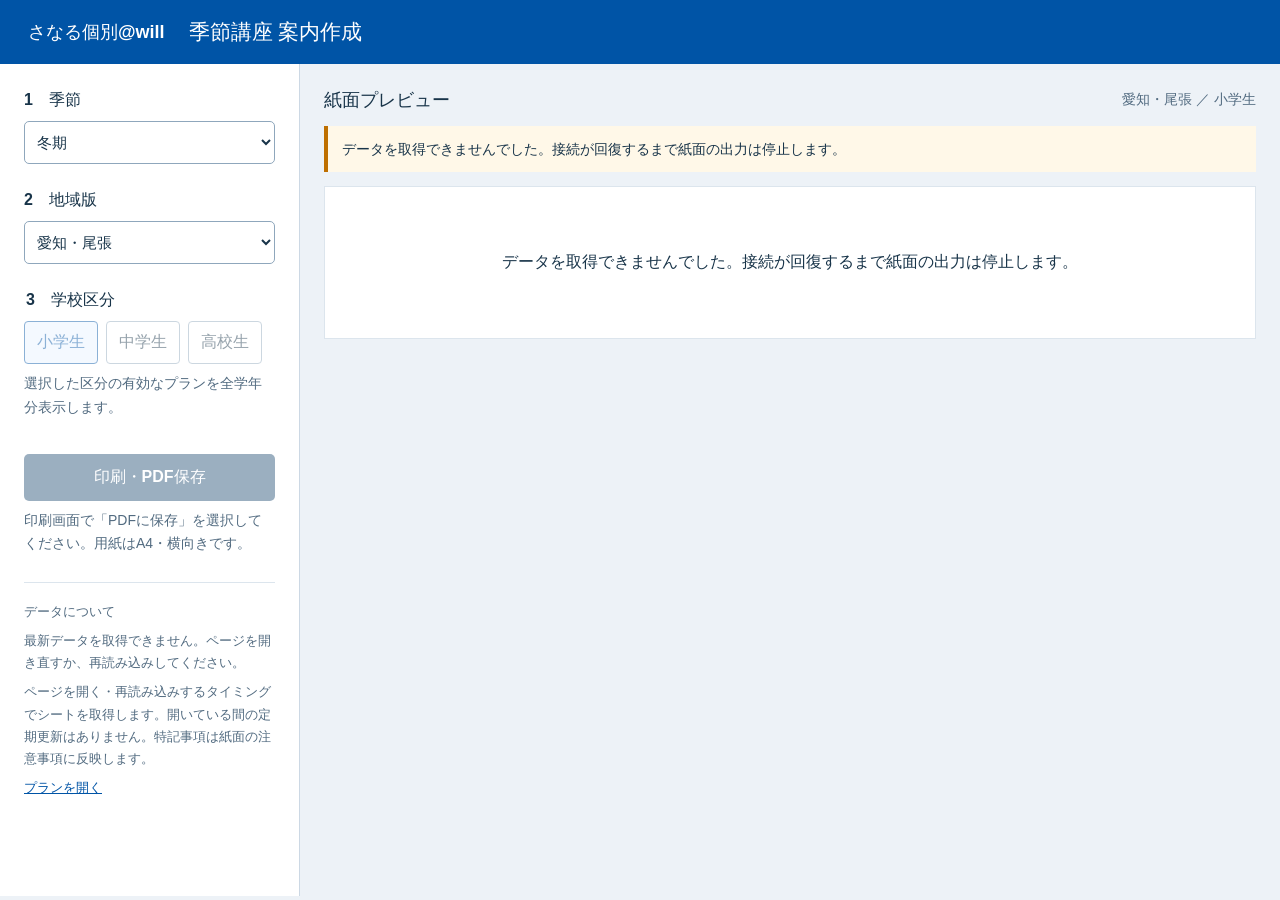
<file: seasonal-live/course-guide/index.html>
<!doctype html>
<html lang="ja">
<head>
  <meta charset="utf-8"><meta name="viewport" content="width=device-width,initial-scale=1">
  <title>季節講座 案内作成</title>
  <meta name="description" content="季節・地域版・小学生・中学生・高校生を選び、全学年の季節講座案内紙面を作成します。">
  <link rel="icon" href="data:image/svg+xml,%3Csvg xmlns='http://www.w3.org/2000/svg' viewBox='0 0 32 32'%3E%3Crect width='32' height='32' rx='6' fill='%230054a6'/%3E%3Cpath d='M8 7h12l5 5v13H8z' fill='white'/%3E%3Cpath d='M12 16h9M12 20h9' stroke='%230054a6' stroke-width='2'/%3E%3C/svg%3E">
  <link rel="stylesheet" href="app.css?v=20261014-grade-pages">
  <script defer src="data.js"></script><script defer src="app.js?v=20261014-grade-pages"></script>
</head>
<body>
  <header class="topbar"><span class="brand">さなる個別@will</span><h1>季節講座 案内作成</h1></header>
  <main class="workspace">
    <aside class="panel" aria-label="紙面の設定">
      <div class="field"><label for="season">1　季節</label><select id="season"><option value="winter">冬期</option><option value="summer">夏期</option><option value="spring">春期（準備中）</option></select></div>
      <div class="field"><label for="region">2　地域版</label><select id="region"><option value="owari">愛知・尾張</option><option value="mikawa_with">愛知・三河（個別指導あり）</option><option value="mikawa_without">愛知・三河（個別指導なし）</option><option value="shizuoka">静岡</option></select></div>
      <fieldset class="field"><legend>3　学校区分</legend><div id="grades" class="school-buttons" aria-label="学校区分"></div><p id="grade-help" class="hint">選択した区分の有効なプランを全学年分表示します。</p></fieldset>
      <button id="print" class="primary" disabled>印刷・PDF保存</button>
      <p class="hint">印刷画面で「PDFに保存」を選択してください。用紙はA4・横向きです。</p>
      <div class="source-info"><b>データについて</b><p id="source-info"></p><p id="refresh-info"></p><a id="source-link" href="https://docs.google.com/spreadsheets/d/1j63jxMDg5L09a4Gncnq7gowv8SXtjbIoJe52tC-67k8/edit" target="_blank" rel="noopener">プランを開く</a></div>
    </aside>
    <section class="preview" aria-label="案内紙面のプレビュー">
      <div class="preview-heading"><h2>紙面プレビュー</h2><span id="summary"></span></div>
      <p id="status" role="status" aria-live="polite">紙面を準備しています。</p>
      <div id="empty" class="empty" hidden></div>
      <div id="paper-frame" class="paper-frame" hidden><article id="paper" class="paper" aria-label="A4横向きの案内紙面">
        <img id="background" class="background" src="assets/winter-elementary.png" alt="冬期講座 小学生用の背景デザイン">
        <section class="content"><div class="paper-heading" hidden><h2 id="paper-title">冬期講座 おすすめプラン</h2><span id="paper-meta"></span></div><div class="table-wrap"><table id="plans" class="plan-table"><colgroup><col style="width:5%"><col style="width:13%"><col style="width:6%"><col style="width:20%"><col style="width:13%"><col style="width:43%"></colgroup><thead><tr><th scope="col">学年</th><th scope="col">プラン</th><th scope="col">教科</th><th scope="col">受講内容</th><th scope="col">受講料（税込）</th><th scope="col">講座内容</th></tr></thead><tbody></tbody></table></div></section>
        <section class="paper-notes" aria-label="注意事項"><div id="notes-heading" class="notes-heading" hidden><b id="notes-title"></b><span id="deadline"></span></div><ul id="notes"></ul></section>
      </article></div>
    </section>
  </main>
</body></html>
</file>
<file: styles.css>
:root {
  color-scheme: light;
  font-family: "Hiragino Sans", "Yu Gothic", "Meiryo", system-ui, sans-serif;
  background: #f4f7fb;
  color: #182235;
}

* { box-sizing: border-box; }

body {
  margin: 0;
  min-height: 100vh;
  background:
    radial-gradient(circle at top left, rgba(70, 130, 255, 0.18), transparent 36rem),
    linear-gradient(135deg, #f8fbff 0%, #edf3fa 100%);
}

.app-shell {
  width: min(1080px, calc(100% - 32px));
  margin: 0 auto;
  padding: 48px 0;
}

.hero {
  display: grid;
  gap: 16px;
  margin-bottom: 28px;
}

.eyebrow {
  margin: 0;
  color: #315ecb;
  font-weight: 700;
  letter-spacing: 0.08em;
  text-transform: uppercase;
}

h1, h2, h3, p { margin-top: 0; }

h1 {
  max-width: 920px;
  font-size: clamp(2rem, 5vw, 4.25rem);
  line-height: 1.08;
  margin-bottom: 0;
}

.lead {
  max-width: 780px;
  color: #526071;
  font-size: 1.08rem;
  line-height: 1.8;
}

.card {
  background: rgba(255, 255, 255, 0.92);
  border: 1px solid rgba(86, 111, 145, 0.16);
  border-radius: 28px;
  box-shadow: 0 24px 80px rgba(27, 44, 70, 0.12);
  padding: clamp(20px, 4vw, 36px);
  margin-bottom: 28px;
}

.form-header p { color: #667386; }

.question-list {
  display: grid;
  grid-template-columns: repeat(auto-fit, minmax(280px, 1fr));
  gap: 18px;
}

.question {
  border: 1px solid #e2e8f2;
  border-radius: 20px;
  padding: 18px;
  background: #fbfdff;
}

.question legend {
  font-weight: 800;
  margin-bottom: 12px;
}

.option {
  display: flex;
  gap: 10px;
  align-items: flex-start;
  padding: 10px 0;
  color: #344156;
  cursor: pointer;
}

.option input { margin-top: 4px; accent-color: #315ecb; }

.actions {
  display: flex;
  flex-wrap: wrap;
  gap: 12px;
  margin-top: 28px;
}

button {
  border: 0;
  border-radius: 999px;
  padding: 14px 22px;
  background: #315ecb;
  color: white;
  font-weight: 800;
  cursor: pointer;
  box-shadow: 0 12px 28px rgba(49, 94, 203, 0.28);
}

button.secondary {
  background: #e9eef7;
  color: #26344d;
  box-shadow: none;
}

.result[hidden] { display: none; }

.result-header {
  border-bottom: 1px solid #e4eaf3;
  margin-bottom: 22px;
  padding-bottom: 18px;
}

.advice-list {
  display: grid;
  gap: 16px;
}

.advice-item {
  border-left: 6px solid #315ecb;
  background: #f5f8ff;
  border-radius: 16px;
  padding: 16px 18px;
}

.advice-item h3 { margin-bottom: 8px; }
.advice-item p { color: #4d5d70; line-height: 1.7; margin-bottom: 0; }

.plan-box {
  margin-top: 24px;
  background: #fff8e8;
  border: 1px solid #f1dca4;
  border-radius: 20px;
  padding: 20px;
}

.plan-box li { margin: 10px 0; line-height: 1.6; }

@media (max-width: 640px) {
  .app-shell { width: min(100% - 20px, 1080px); padding: 28px 0; }
  .card { border-radius: 20px; }
}
</file>
<file: seasonal-live/course-guide/app.css>
:root{font-family:"Yu Gothic","Meiryo",sans-serif;color:#183449;background:#edf2f7;font-synthesis:none}*{box-sizing:border-box}body{margin:0}button,select{font:inherit}button,select,a{touch-action:manipulation}button:focus-visible,select:focus-visible,a:focus-visible,input:focus-visible{outline:3px solid #e5a900;outline-offset:3px}.topbar{display:flex;align-items:center;gap:24px;padding:18px 28px;background:#0054a6;color:white}.brand{font-size:18px;font-weight:700}.topbar h1{font-size:21px;margin:0}.workspace{display:grid;grid-template-columns:300px minmax(0,1fr);min-height:calc(100vh - 68px)}.panel{background:white;padding:26px 24px;border-right:1px solid #ccd8e4}.field{margin:0 0 26px;padding:0;border:0;min-width:0}.field label,.field legend{display:block;font-size:16px;font-weight:700;margin-bottom:10px}select{width:100%;padding:11px 8px;color:#183449;background:white;border:1px solid #8fa7bc;border-radius:5px;font-size:15px}.hint{font-size:14px;line-height:1.7;color:#526b80;margin:8px 0}.school{margin:13px 0}.school-title{display:block;font-size:14px;color:#526b80;margin-bottom:7px}.grade-options{display:flex;gap:8px;flex-wrap:wrap}.grade-choice{position:relative}.grade-choice label{font-size:15px;font-weight:400;margin:0;padding:8px 10px;border:1px solid #b3c4d3;border-radius:4px;display:flex;align-items:center;gap:5px;cursor:pointer}.grade-choice input{accent-color:#0054a6;margin:0;width:16px;height:16px}.grade-choice label:has(input:checked){border-color:#0054a6;background:#e7f2ff;font-weight:700}.grade-choice label:has(input:disabled){opacity:.45;cursor:not-allowed}.primary{width:100%;border:0;border-radius:5px;background:#0054a6;color:white;padding:13px 8px;font-weight:700;cursor:pointer}.primary:disabled{background:#9bafc0;cursor:not-allowed}.source-info{margin-top:26px;padding-top:18px;border-top:1px solid #dce5ed;font-size:13px;line-height:1.7;color:#526b80}.source-info p{margin:7px 0}.source-info a{color:#0054a6}.preview{padding:24px;min-width:0}.preview-heading{display:flex;align-items:center;justify-content:space-between;gap:15px}.preview-heading h2{font-size:18px;margin:0}.preview-heading span{font-size:14px;color:#526b80}#status{font-size:14px;padding:12px 14px;background:white;border-left:4px solid #0054a6;line-height:1.6}#status.warning{border-color:#be6f00;background:#fff8e8}#status.error{border-color:#b91c1c;background:#fff0f0}.empty{background:white;padding:60px 24px;line-height:1.9;text-align:center;border:1px solid #dce5ed}.paper-frame{width:100%;position:relative;margin-top:18px}.paper{position:absolute;left:0;top:0;width:1123px;height:794px;transform-origin:top left;background:white;box-shadow:0 4px 22px #203f5826;--body-size:13px;--note-size:12px}.background{position:absolute;width:100%;height:100%;object-fit:fill}.content{position:absolute;left:5.4%;right:5.4%;top:26.1%;height:45.2%;display:flex;flex-direction:column}.paper-heading{display:flex;align-items:baseline;justify-content:space-between;gap:10px;margin-bottom:8px}.paper-heading h2{font-size:19px;margin:0;color:#0054a6}.paper-heading span{font-size:11px}.table-wrap{min-height:0;flex:1}table{width:100%;border-collapse:collapse;table-layout:fixed;font-size:var(--body-size);line-height:1.45;color:#133450}th,td{border:1px solid #6d91ac;padding:3px 6px;text-align:center;overflow-wrap:anywhere}th{background:#e8f4fc;font-weight:700}td.course{text-align:left;font-weight:700}td.detail{text-align:left}td small{display:block;font-size:.85em;line-height:1.4;color:#526b80;margin-top:2px}.paper-notes{position:absolute;left:5.5%;right:17%;top:83.5%;height:8.7%;font-size:var(--note-size);line-height:1.5;color:#133450}.paper-notes ul{margin:0;padding-left:1.5em}.paper-notes li{margin-bottom:2px}[hidden]{display:none!important}@media(max-width:900px){.workspace{grid-template-columns:1fr}.panel{border-right:0;border-bottom:1px solid #ccd8e4;display:grid;grid-template-columns:1fr 1fr;gap:0 20px}.field:nth-of-type(3),.source-info{grid-column:1/-1}.preview{padding:16px}.topbar{padding:14px 16px;gap:12px}.brand{font-size:14px}.topbar h1{font-size:17px}.preview-heading{align-items:flex-start;flex-direction:column;gap:5px}}@media(max-width:450px){.panel{display:block;padding:20px}.topbar{flex-wrap:wrap}.brand{width:100%}}@page{size:A4 landscape;margin:0}@media print{body.print-blocked .paper{display:none}html,body{margin:0!important;background:white;width:297mm;height:210mm}.topbar,.panel,.preview-heading,#status,.empty{display:none!important}.workspace{display:block;min-height:0}.preview{padding:0}.paper-frame{margin:0;width:297mm!important;height:210mm!important}.paper{position:relative;transform:none!important;box-shadow:none;width:297mm;height:210mm;--body-size:3.44mm;--note-size:3.18mm;print-color-adjust:exact;-webkit-print-color-adjust:exact}.paper-heading h2{font-size:5mm}.paper-heading span{font-size:2.91mm}th,td{padding:.79mm 1.58mm}.paper-heading{margin-bottom:2.12mm}.paper-notes li{margin-bottom:.53mm}body.print-blocked:before{display:block;content:'この紙面は出力できません。設定と確認メッセージを見直してください。';padding:15mm;color:#b91c1c}}


td.lesson-description{text-align:left}
.plan-table{line-height:1.25}.plan-table th,.plan-table td{padding:2px 4px}.plan-table td.course small{display:inline;margin-left:4px}
.plan-table th,.plan-table td{padding-top:var(--row-padding,1.5px);padding-bottom:var(--row-padding,1.5px)}

/* Opaque white frames cover all original printed text; sheet data is rendered above them. */
.paper[data-layout]:not([data-layout="winter"]) .content{left:var(--table-left);right:auto;top:var(--table-top);width:var(--table-width);height:var(--table-height);background:white;padding:8px;border:1px solid #193650}
.paper[data-layout]:not([data-layout="winter"]) .paper-notes{left:53.5%;right:auto;top:2%;width:44.4%;height:34.2%;background:white;padding:8px;line-height:1.25;border:1px solid #193650}
.paper[data-layout="elementary"]{--table-left:3.6%;--table-top:41.7%;--table-width:92.9%;--table-height:54.8%}
.paper[data-layout="elementary"] .paper-notes{left:52.5%!important;width:43.7%!important}
.paper[data-layout="middle1"]{--table-left:3.7%;--table-top:38.8%;--table-width:92.8%;--table-height:56.9%}
.paper[data-layout="middle2"]{--table-left:6.9%;--table-top:40.3%;--table-width:87.3%;--table-height:54.5%}
.paper[data-layout="high"]{--table-left:7.1%;--table-top:38.5%;--table-width:86.2%;--table-height:58.4%}
.paper[data-layout="high"] .paper-notes{height:32.6%!important}
.notes-heading{display:flex;justify-content:space-between;gap:8px;margin-bottom:5px;font-size:var(--note-size)}
.paper[data-layout]:not([data-layout="winter"]) .paper-heading{margin-bottom:4px}
.paper[data-layout]:not([data-layout="winter"]) .paper-heading h2{font-size:16px}
/* Reserve narrow columns for short labels and give descriptions the remaining space. */
.plan-table col:nth-child(1){width:4.5%!important}
.plan-table col:nth-child(2){width:6%!important}
.plan-table col:nth-child(3){width:7%!important}
.plan-table col:nth-child(4){width:18%!important}
.plan-table col:nth-child(5){width:12%!important}
.plan-table col:nth-child(6){width:52.5%!important}
.paper[data-school="high"] .plan-table col:nth-child(3){width:17%!important}
.paper[data-school="high"] .plan-table col:nth-child(6){width:42.5%!important}
.plan-table td.course{text-align:center}

.paper[data-layout="winter"][data-school="elementary"] .content{left:7.5%;right:8.5%;top:26.1%;height:42.6%}
.paper[data-layout="winter"][data-school="middle"] .content{left:8%;right:8.5%;top:29.3%;height:38.5%}
.paper[data-layout="winter"][data-school="high"] .content{left:8.5%;right:12.5%;top:32.7%;height:35.1%}
.paper[data-layout="winter"] .paper-notes{height:10%;line-height:1.1}
.paper[data-layout="winter"] .paper-notes li{margin-bottom:0}
.paper[data-layout="winter"][data-school="middle"] .paper-notes{left:6%;right:17%;top:83.5%;height:10%}
.paper[data-layout="winter"][data-school="high"] .paper-notes{left:6%;right:18%;top:83.5%;height:8.5%}
.paper[data-layout="winter"][data-paginated="true"][data-school="elementary"] .content{height:48%}
.paper[data-layout="winter"][data-paginated="true"][data-school="middle"] .content{height:44.5%}
.paper[data-layout="winter"][data-paginated="true"][data-school="high"] .content{height:40.5%}
.school-buttons{display:flex;flex-wrap:wrap;gap:8px}.school-button{padding:10px 12px;background:white;color:#183449;border:1px solid #8fa7bc;border-radius:4px;cursor:pointer}.school-button[aria-pressed="true"]{background:#e7f2ff;border-color:#0054a6;color:#0054a6;font-weight:700}.school-button:disabled{opacity:.45;cursor:not-allowed}.school-button:focus-visible{outline:3px solid #e5a900;outline-offset:3px}
@media print{.extra-page{position:relative;margin:0!important;width:297mm!important;height:210mm!important;break-before:page;page-break-before:always}.extra-page .paper{position:relative;transform:none!important}.paper-frame{break-inside:avoid;page-break-inside:avoid}}
</file>
